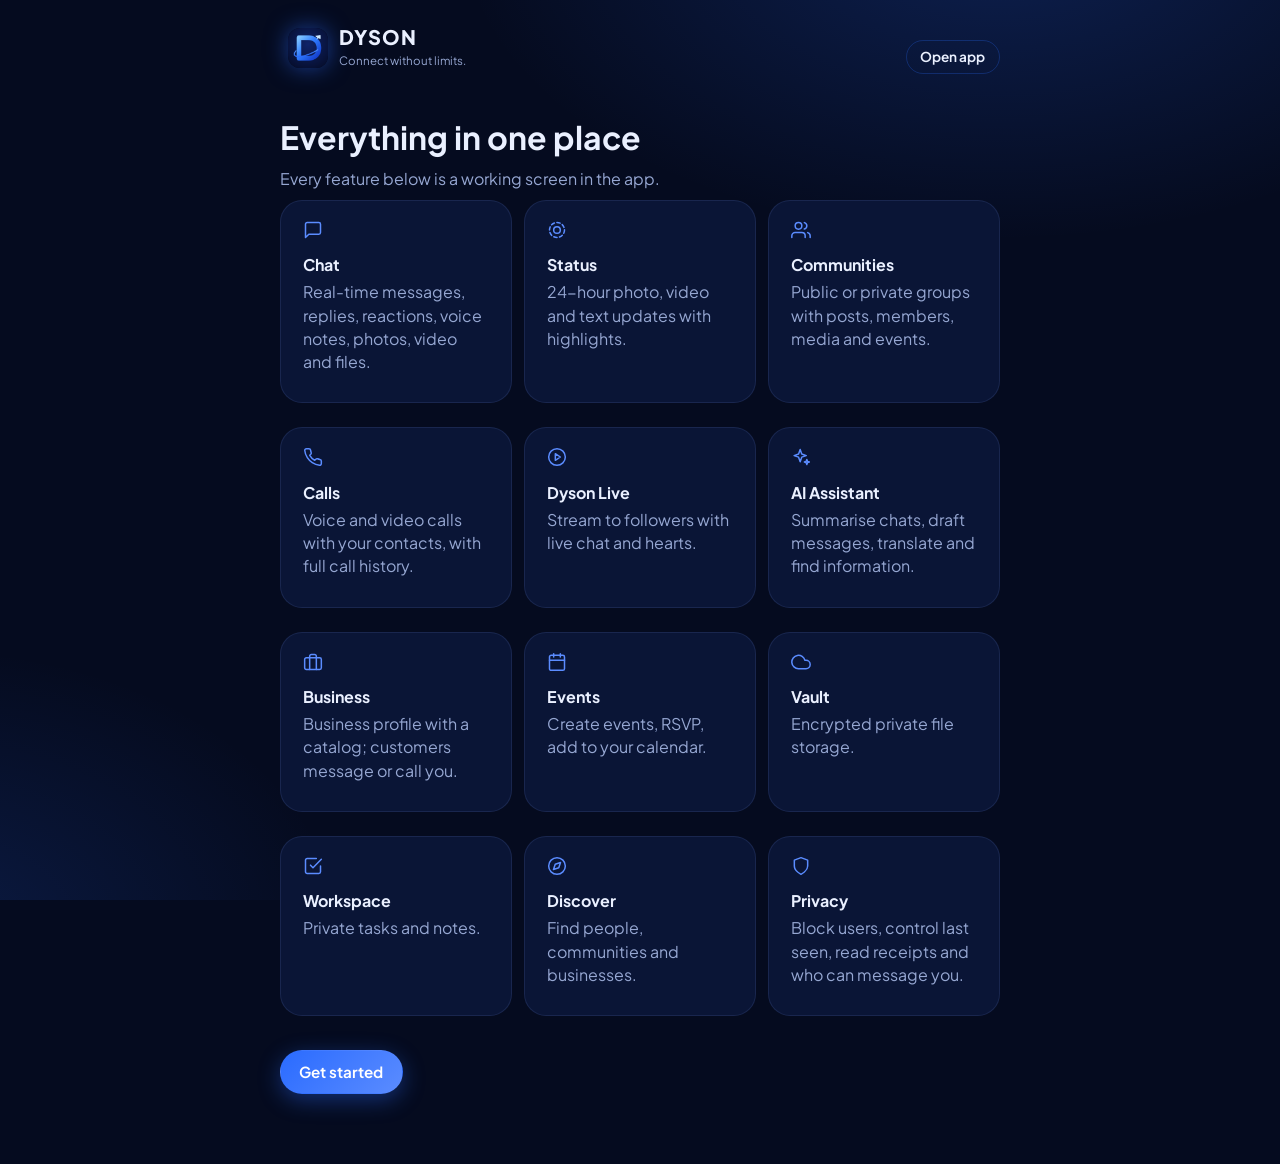
<file: features.html>
<!DOCTYPE html>
<html lang="en" data-theme="dark"><head><meta charset="utf-8"><meta name="viewport" content="width=device-width,initial-scale=1,viewport-fit=cover">
<title>Features · DYSON</title><meta name="theme-color" content="#050b1f"><link rel="icon" href="icon.png"><link rel="manifest" href="manifest.webmanifest">
<link rel="preconnect" href="https://fonts.googleapis.com"><link rel="preconnect" href="https://fonts.gstatic.com" crossorigin>
<link rel="stylesheet" href="https://fonts.googleapis.com/css2?family=Plus+Jakarta+Sans:wght@400;500;600;700;800&display=swap">
<link rel="stylesheet" href="style.css"><link rel="stylesheet" href="views.css">
<style>.doc{max-width:760px;margin:0 auto;padding:20px 20px 60px}.doc header{display:flex;align-items:center;justify-content:space-between;padding:6px 0 26px}.doc h1{font-size:2rem;margin-bottom:6px}.doc h2{font-size:1.15rem;margin:26px 0 8px;color:var(--primary-2)}.doc p,.doc li{color:var(--muted);margin:0 0 10px}.doc ul{padding-left:1.2rem}.doc .card{padding:1.2rem 1.4rem;border-radius:var(--r-l);background:var(--surface);border:1px solid var(--line-2);margin-bottom:12px}.doc details{padding:.2rem 1rem;border-radius:var(--r-m);background:var(--surface);border:1px solid var(--line-2);margin-bottom:8px}.doc summary{cursor:pointer;padding:.8rem 0;font-weight:650}.doc .grid{display:grid;grid-template-columns:repeat(auto-fill,minmax(220px,1fr));gap:12px}.doc .grid .card h3{font-size:1rem;margin-bottom:4px;color:var(--text)}.center-pg{min-height:100dvh;display:grid;place-content:center;justify-items:center;text-align:center;gap:12px;padding:20px}</style>
</head><body><div class="doc"><header><a class="brand" href="index.html"><img src="icon.png" alt="" width="40" height="40"><span><b>DYSON</b><small>Connect without limits.</small></span></a><a class="btn btn-sm btn-outline btn-pill" href="app.html">Open app</a></header>
<h1>Everything in one place</h1><p>Every feature below is a working screen in the app.</p><div class="grid"><div class="card"><svg class="ic" style="color:var(--primary-2);margin-bottom:8px"><use href="icons.svg#i-chat"/></svg><h3>Chat</h3><p>Real-time messages, replies, reactions, voice notes, photos, video and files.</p></div><div class="card"><svg class="ic" style="color:var(--primary-2);margin-bottom:8px"><use href="icons.svg#i-status"/></svg><h3>Status</h3><p>24-hour photo, video and text updates with highlights.</p></div><div class="card"><svg class="ic" style="color:var(--primary-2);margin-bottom:8px"><use href="icons.svg#i-users"/></svg><h3>Communities</h3><p>Public or private groups with posts, members, media and events.</p></div><div class="card"><svg class="ic" style="color:var(--primary-2);margin-bottom:8px"><use href="icons.svg#i-phone"/></svg><h3>Calls</h3><p>Voice and video calls with your contacts, with full call history.</p></div><div class="card"><svg class="ic" style="color:var(--primary-2);margin-bottom:8px"><use href="icons.svg#i-live"/></svg><h3>Dyson Live</h3><p>Stream to followers with live chat and hearts.</p></div><div class="card"><svg class="ic" style="color:var(--primary-2);margin-bottom:8px"><use href="icons.svg#i-spark"/></svg><h3>AI Assistant</h3><p>Summarise chats, draft messages, translate and find information.</p></div><div class="card"><svg class="ic" style="color:var(--primary-2);margin-bottom:8px"><use href="icons.svg#i-briefcase"/></svg><h3>Business</h3><p>Business profile with a catalog; customers message or call you.</p></div><div class="card"><svg class="ic" style="color:var(--primary-2);margin-bottom:8px"><use href="icons.svg#i-calendar"/></svg><h3>Events</h3><p>Create events, RSVP, add to your calendar.</p></div><div class="card"><svg class="ic" style="color:var(--primary-2);margin-bottom:8px"><use href="icons.svg#i-cloud"/></svg><h3>Vault</h3><p>Encrypted private file storage.</p></div><div class="card"><svg class="ic" style="color:var(--primary-2);margin-bottom:8px"><use href="icons.svg#i-check-square"/></svg><h3>Workspace</h3><p>Private tasks and notes.</p></div><div class="card"><svg class="ic" style="color:var(--primary-2);margin-bottom:8px"><use href="icons.svg#i-compass"/></svg><h3>Discover</h3><p>Find people, communities and businesses.</p></div><div class="card"><svg class="ic" style="color:var(--primary-2);margin-bottom:8px"><use href="icons.svg#i-shield"/></svg><h3>Privacy</h3><p>Block users, control last seen, read receipts and who can message you.</p></div></div><p style="margin-top:22px"><a class="btn btn-primary btn-pill" href="start.html?mode=signup">Get started</a></p></div></body></html>
</file>
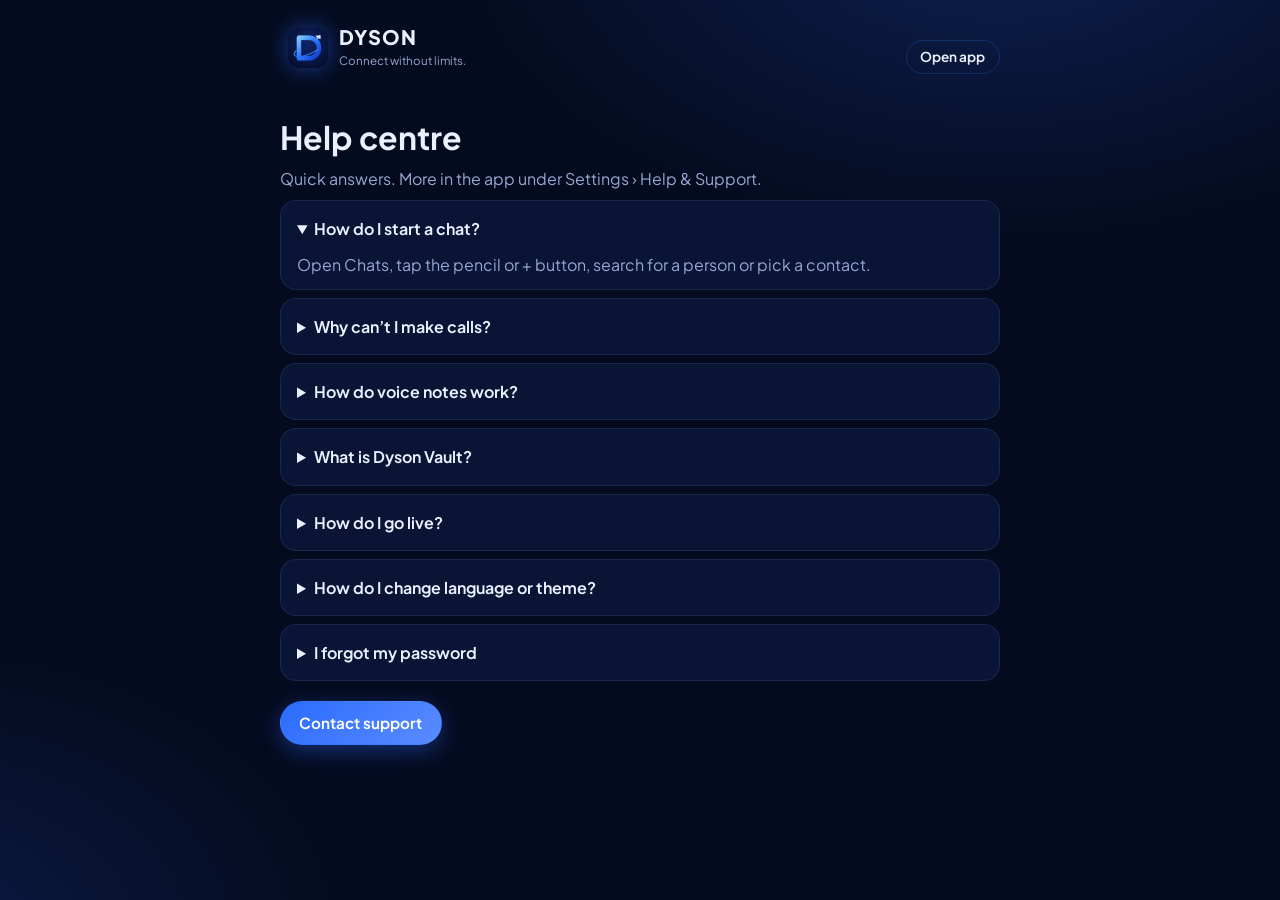
<file: help.html>
<!DOCTYPE html>
<html lang="en" data-theme="dark"><head><meta charset="utf-8"><meta name="viewport" content="width=device-width,initial-scale=1,viewport-fit=cover">
<title>Help · DYSON</title><meta name="theme-color" content="#050b1f"><link rel="icon" href="icon.png"><link rel="manifest" href="manifest.webmanifest">
<link rel="preconnect" href="https://fonts.googleapis.com"><link rel="preconnect" href="https://fonts.gstatic.com" crossorigin>
<link rel="stylesheet" href="https://fonts.googleapis.com/css2?family=Plus+Jakarta+Sans:wght@400;500;600;700;800&display=swap">
<link rel="stylesheet" href="style.css"><link rel="stylesheet" href="views.css">
<style>.doc{max-width:760px;margin:0 auto;padding:20px 20px 60px}.doc header{display:flex;align-items:center;justify-content:space-between;padding:6px 0 26px}.doc h1{font-size:2rem;margin-bottom:6px}.doc h2{font-size:1.15rem;margin:26px 0 8px;color:var(--primary-2)}.doc p,.doc li{color:var(--muted);margin:0 0 10px}.doc ul{padding-left:1.2rem}.doc .card{padding:1.2rem 1.4rem;border-radius:var(--r-l);background:var(--surface);border:1px solid var(--line-2);margin-bottom:12px}.doc details{padding:.2rem 1rem;border-radius:var(--r-m);background:var(--surface);border:1px solid var(--line-2);margin-bottom:8px}.doc summary{cursor:pointer;padding:.8rem 0;font-weight:650}.doc .grid{display:grid;grid-template-columns:repeat(auto-fill,minmax(220px,1fr));gap:12px}.doc .grid .card h3{font-size:1rem;margin-bottom:4px;color:var(--text)}.center-pg{min-height:100dvh;display:grid;place-content:center;justify-items:center;text-align:center;gap:12px;padding:20px}</style>
</head><body><div class="doc"><header><a class="brand" href="index.html"><img src="icon.png" alt="" width="40" height="40"><span><b>DYSON</b><small>Connect without limits.</small></span></a><a class="btn btn-sm btn-outline btn-pill" href="app.html">Open app</a></header>
<h1>Help centre</h1><p>Quick answers. More in the app under Settings › Help &amp; Support.</p>
<details open><summary>How do I start a chat?</summary><p>Open Chats, tap the pencil or + button, search for a person or pick a contact.</p></details>
<details><summary>Why can’t I make calls?</summary><p>Allow camera and microphone access, use HTTPS, and make sure the other person has Dyson open. On strict mobile networks a TURN server may be needed.</p></details>
<details><summary>How do voice notes work?</summary><p>In a chat, tap the microphone, speak, then tap send. Tap the bin to cancel.</p></details>
<details><summary>What is Dyson Vault?</summary><p>A private file space. Files are encrypted in your browser with your passphrase before upload. Keep the passphrase safe — it cannot be recovered.</p></details>
<details><summary>How do I go live?</summary><p>Open Dyson Live, tap Go live, give it a title. Followers are notified. Works best for small audiences.</p></details>
<details><summary>How do I change language or theme?</summary><p>Settings › Language and Settings › Appearance.</p></details>
<details><summary>I forgot my password</summary><p>On the sign-in page choose “Forgot password?” and follow the emailed link.</p></details>
<p style="margin-top:20px"><a class="btn btn-primary btn-pill" href="app.html#settings/help">Contact support</a></p></div></body></html>
</file>
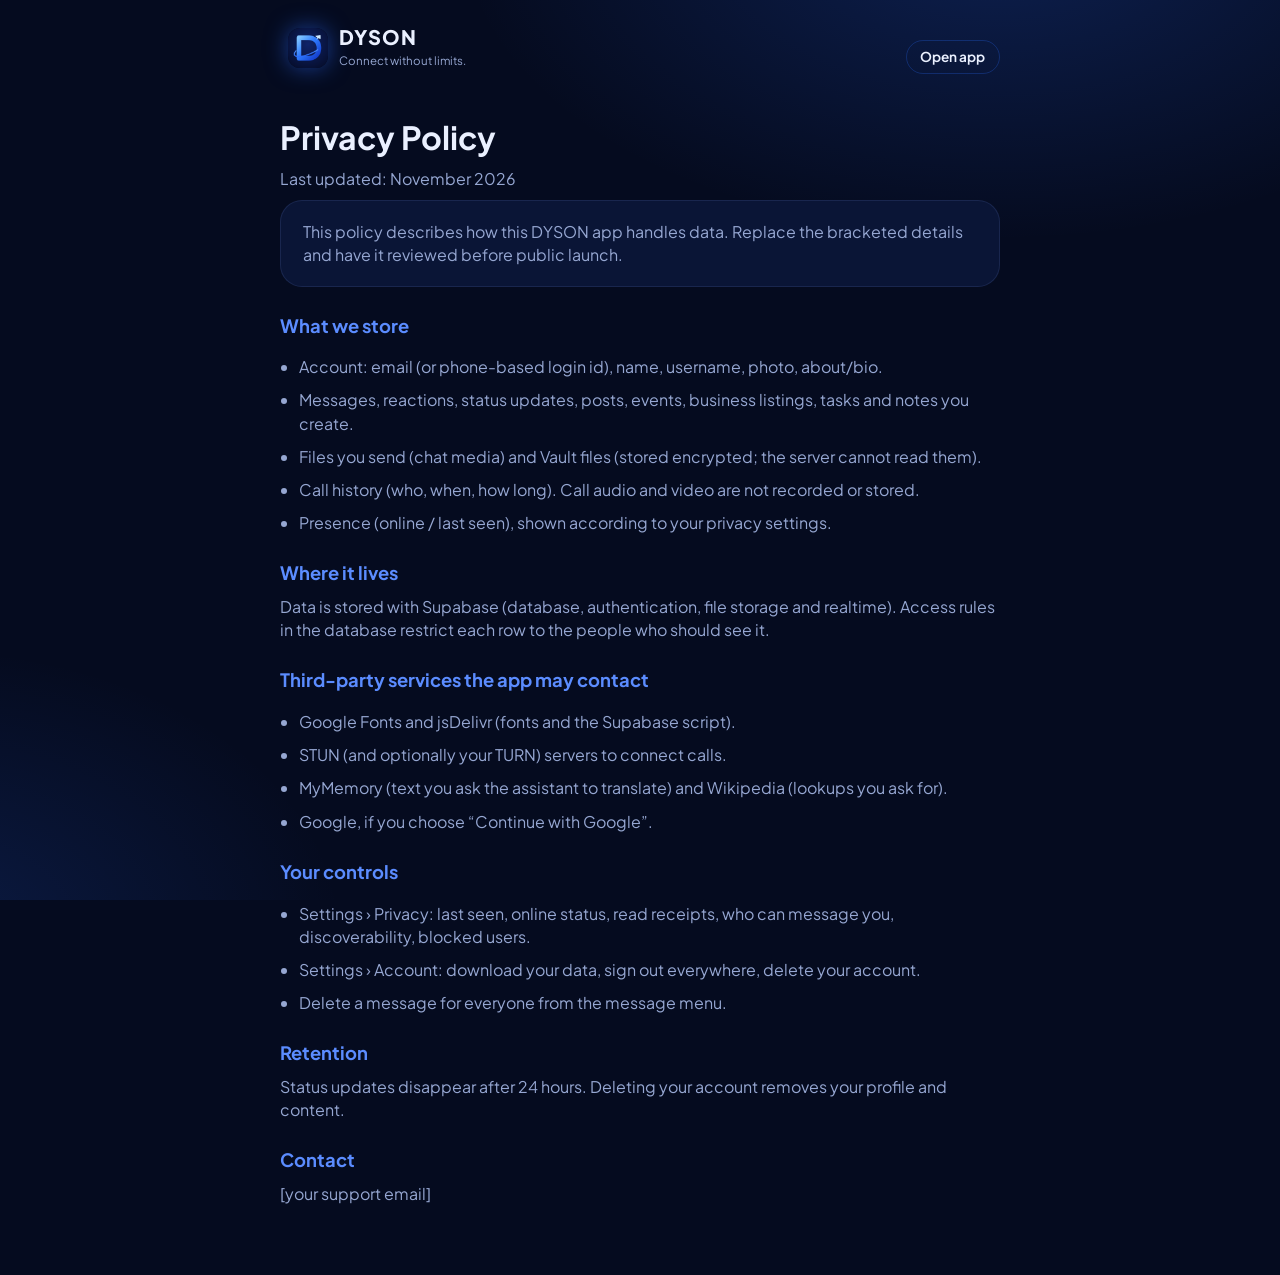
<file: privacy.html>
<!DOCTYPE html>
<html lang="en" data-theme="dark"><head><meta charset="utf-8"><meta name="viewport" content="width=device-width,initial-scale=1,viewport-fit=cover">
<title>Privacy Policy · DYSON</title><meta name="theme-color" content="#050b1f"><link rel="icon" href="icon.png"><link rel="manifest" href="manifest.webmanifest">
<link rel="preconnect" href="https://fonts.googleapis.com"><link rel="preconnect" href="https://fonts.gstatic.com" crossorigin>
<link rel="stylesheet" href="https://fonts.googleapis.com/css2?family=Plus+Jakarta+Sans:wght@400;500;600;700;800&display=swap">
<link rel="stylesheet" href="style.css"><link rel="stylesheet" href="views.css">
<style>.doc{max-width:760px;margin:0 auto;padding:20px 20px 60px}.doc header{display:flex;align-items:center;justify-content:space-between;padding:6px 0 26px}.doc h1{font-size:2rem;margin-bottom:6px}.doc h2{font-size:1.15rem;margin:26px 0 8px;color:var(--primary-2)}.doc p,.doc li{color:var(--muted);margin:0 0 10px}.doc ul{padding-left:1.2rem}.doc .card{padding:1.2rem 1.4rem;border-radius:var(--r-l);background:var(--surface);border:1px solid var(--line-2);margin-bottom:12px}.doc details{padding:.2rem 1rem;border-radius:var(--r-m);background:var(--surface);border:1px solid var(--line-2);margin-bottom:8px}.doc summary{cursor:pointer;padding:.8rem 0;font-weight:650}.doc .grid{display:grid;grid-template-columns:repeat(auto-fill,minmax(220px,1fr));gap:12px}.doc .grid .card h3{font-size:1rem;margin-bottom:4px;color:var(--text)}.center-pg{min-height:100dvh;display:grid;place-content:center;justify-items:center;text-align:center;gap:12px;padding:20px}</style>
</head><body><div class="doc"><header><a class="brand" href="index.html"><img src="icon.png" alt="" width="40" height="40"><span><b>DYSON</b><small>Connect without limits.</small></span></a><a class="btn btn-sm btn-outline btn-pill" href="app.html">Open app</a></header>
<h1>Privacy Policy</h1><p>Last updated: November 2026</p>
<p class="card">This policy describes how this DYSON app handles data. Replace the bracketed details and have it reviewed before public launch.</p>
<h2>What we store</h2><ul><li>Account: email (or phone-based login id), name, username, photo, about/bio.</li><li>Messages, reactions, status updates, posts, events, business listings, tasks and notes you create.</li><li>Files you send (chat media) and Vault files (stored encrypted; the server cannot read them).</li><li>Call history (who, when, how long). Call audio and video are not recorded or stored.</li><li>Presence (online / last seen), shown according to your privacy settings.</li></ul>
<h2>Where it lives</h2><p>Data is stored with Supabase (database, authentication, file storage and realtime). Access rules in the database restrict each row to the people who should see it.</p>
<h2>Third-party services the app may contact</h2><ul><li>Google Fonts and jsDelivr (fonts and the Supabase script).</li><li>STUN (and optionally your TURN) servers to connect calls.</li><li>MyMemory (text you ask the assistant to translate) and Wikipedia (lookups you ask for).</li><li>Google, if you choose “Continue with Google”.</li></ul>
<h2>Your controls</h2><ul><li>Settings › Privacy: last seen, online status, read receipts, who can message you, discoverability, blocked users.</li><li>Settings › Account: download your data, sign out everywhere, delete your account.</li><li>Delete a message for everyone from the message menu.</li></ul>
<h2>Retention</h2><p>Status updates disappear after 24 hours. Deleting your account removes your profile and content.</p>
<h2>Contact</h2><p>[your support email]</p></div></body></html>
</file>
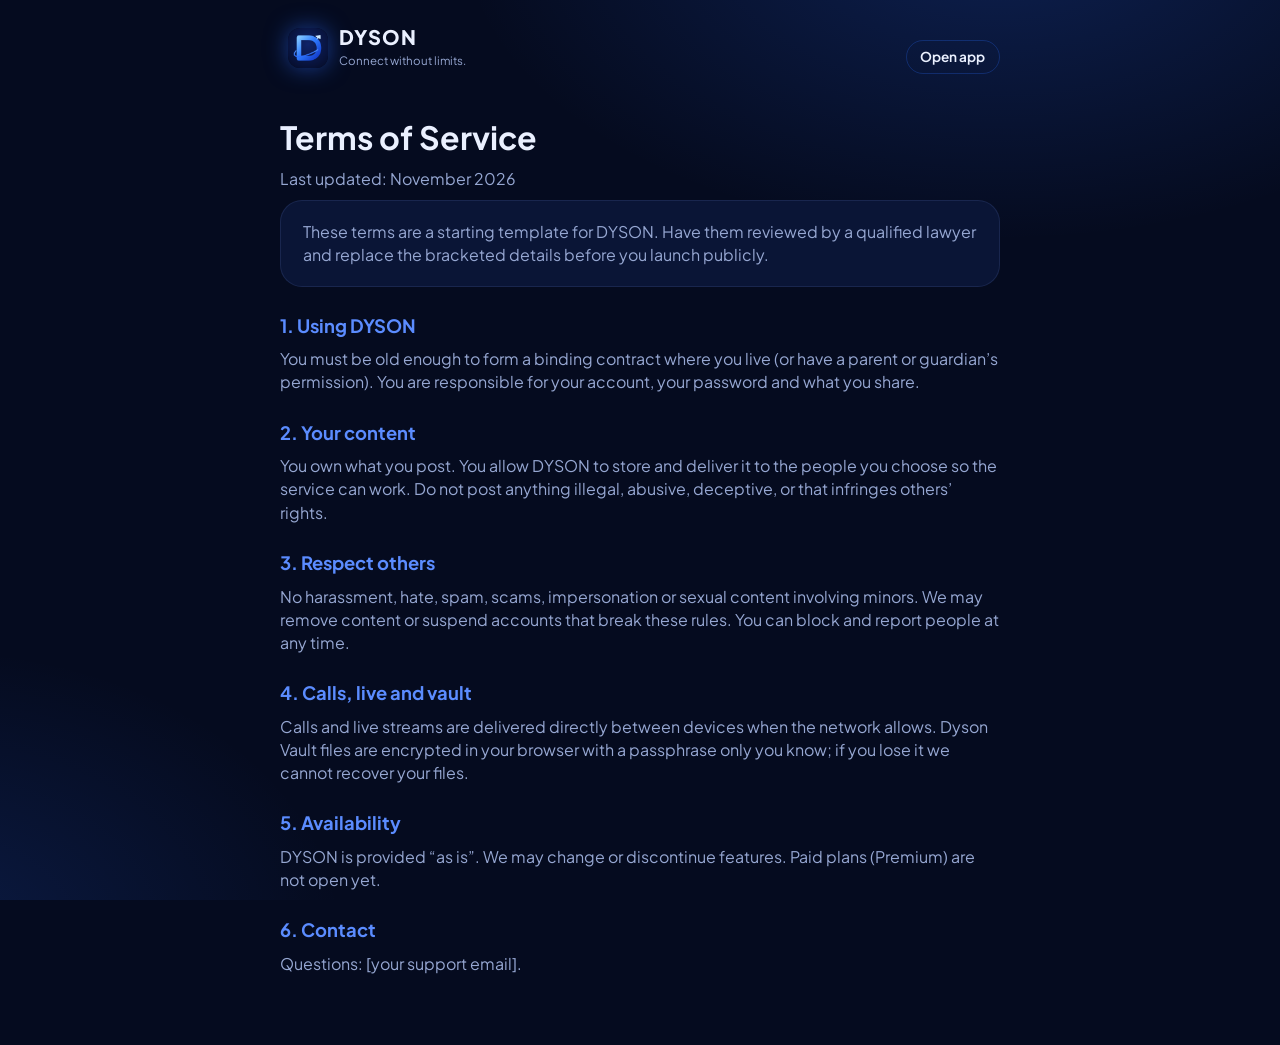
<file: terms.html>
<!DOCTYPE html>
<html lang="en" data-theme="dark"><head><meta charset="utf-8"><meta name="viewport" content="width=device-width,initial-scale=1,viewport-fit=cover">
<title>Terms of Service · DYSON</title><meta name="theme-color" content="#050b1f"><link rel="icon" href="icon.png"><link rel="manifest" href="manifest.webmanifest">
<link rel="preconnect" href="https://fonts.googleapis.com"><link rel="preconnect" href="https://fonts.gstatic.com" crossorigin>
<link rel="stylesheet" href="https://fonts.googleapis.com/css2?family=Plus+Jakarta+Sans:wght@400;500;600;700;800&display=swap">
<link rel="stylesheet" href="style.css"><link rel="stylesheet" href="views.css">
<style>.doc{max-width:760px;margin:0 auto;padding:20px 20px 60px}.doc header{display:flex;align-items:center;justify-content:space-between;padding:6px 0 26px}.doc h1{font-size:2rem;margin-bottom:6px}.doc h2{font-size:1.15rem;margin:26px 0 8px;color:var(--primary-2)}.doc p,.doc li{color:var(--muted);margin:0 0 10px}.doc ul{padding-left:1.2rem}.doc .card{padding:1.2rem 1.4rem;border-radius:var(--r-l);background:var(--surface);border:1px solid var(--line-2);margin-bottom:12px}.doc details{padding:.2rem 1rem;border-radius:var(--r-m);background:var(--surface);border:1px solid var(--line-2);margin-bottom:8px}.doc summary{cursor:pointer;padding:.8rem 0;font-weight:650}.doc .grid{display:grid;grid-template-columns:repeat(auto-fill,minmax(220px,1fr));gap:12px}.doc .grid .card h3{font-size:1rem;margin-bottom:4px;color:var(--text)}.center-pg{min-height:100dvh;display:grid;place-content:center;justify-items:center;text-align:center;gap:12px;padding:20px}</style>
</head><body><div class="doc"><header><a class="brand" href="index.html"><img src="icon.png" alt="" width="40" height="40"><span><b>DYSON</b><small>Connect without limits.</small></span></a><a class="btn btn-sm btn-outline btn-pill" href="app.html">Open app</a></header>
<h1>Terms of Service</h1><p>Last updated: November 2026</p>
<p class="card">These terms are a starting template for DYSON. Have them reviewed by a qualified lawyer and replace the bracketed details before you launch publicly.</p>
<h2>1. Using DYSON</h2><p>You must be old enough to form a binding contract where you live (or have a parent or guardian’s permission). You are responsible for your account, your password and what you share.</p>
<h2>2. Your content</h2><p>You own what you post. You allow DYSON to store and deliver it to the people you choose so the service can work. Do not post anything illegal, abusive, deceptive, or that infringes others’ rights.</p>
<h2>3. Respect others</h2><p>No harassment, hate, spam, scams, impersonation or sexual content involving minors. We may remove content or suspend accounts that break these rules. You can block and report people at any time.</p>
<h2>4. Calls, live and vault</h2><p>Calls and live streams are delivered directly between devices when the network allows. Dyson Vault files are encrypted in your browser with a passphrase only you know; if you lose it we cannot recover your files.</p>
<h2>5. Availability</h2><p>DYSON is provided “as is”. We may change or discontinue features. Paid plans (Premium) are not open yet.</p>
<h2>6. Contact</h2><p>Questions: [your support email].</p></div></body></html>
</file>
<file: style.css>
/* =============================================================================
   DYSON — design system
   Deep-navy surfaces, electric-blue light, thin glowing edges.  Dark by default,
   full light theme, 7 accents.  Layout: nav | list | stage | info  (desktop),
   single column + bottom tab bar (mobile).
   ========================================================================== */

:root {
  --font: 'Plus Jakarta Sans', 'Inter', system-ui, -apple-system, 'Segoe UI', Roboto, sans-serif;
  --fs: 16px;
  --r-s: 10px; --r-m: 16px; --r-l: 22px; --r-xl: 28px;
  --ease: cubic-bezier(.2, .8, .2, 1);
  --safe-t: env(safe-area-inset-top, 0px); --safe-b: env(safe-area-inset-bottom, 0px);
  --primary: #2a6bff; --primary-2: #5b8cff; --primary-rgb: 42, 107, 255;
  --danger: #ff5a6a; --ok: #25d884; --warn: #ffb020;
  --grad-ai: linear-gradient(135deg, #1fb8ff, #5b5bff 55%, #b04bff);
}
:root[data-font='s'] { --fs: 15px; }
:root[data-font='l'] { --fs: 17.5px; }
:root[data-accent='violet'] { --primary: #7a5cff; --primary-2: #a08bff; --primary-rgb: 122, 92, 255; }
:root[data-accent='cyan'] { --primary: #0ea5d9; --primary-2: #4cc9f0; --primary-rgb: 14, 165, 217; }
:root[data-accent='emerald'] { --primary: #10a878; --primary-2: #3ddc9f; --primary-rgb: 16, 168, 120; }
:root[data-accent='sunset'] { --primary: #ff6a2b; --primary-2: #ff9a62; --primary-rgb: 255, 106, 43; }
:root[data-accent='rose'] { --primary: #f0397d; --primary-2: #ff74a8; --primary-rgb: 240, 57, 125; }
:root[data-accent='gold'] { --primary: #e6a210; --primary-2: #ffcb4d; --primary-rgb: 230, 162, 16; }

:root, :root[data-theme='dark'] {
  color-scheme: dark;
  --bg: #050b1f; --bg-2: #07112c; --surface: #0a1536; --surface-2: #0e1c46; --elev: #132658;
  --line: rgba(var(--primary-rgb), .26); --line-2: rgba(130, 165, 255, .12);
  --text: #eaf0ff; --muted: #96a7d2; --faint: #6c7ea9;
  --bubble-in: #0f1f4b; --bubble-out: linear-gradient(135deg, var(--primary), var(--primary-2));
  --glow: 0 0 0 1px var(--line), 0 8px 30px rgba(var(--primary-rgb), .14);
  --glow-strong: 0 0 0 1px rgba(var(--primary-rgb), .55), 0 0 28px rgba(var(--primary-rgb), .35);
  --shadow: 0 18px 50px rgba(0, 0, 0, .5);
  --bg-art: radial-gradient(900px 520px at 78% -8%, rgba(var(--primary-rgb), .22), transparent 60%), radial-gradient(700px 480px at -6% 104%, rgba(var(--primary-rgb), .16), transparent 60%);
}
:root[data-theme='light'] {
  color-scheme: light;
  --bg: #eef3ff; --bg-2: #e6edff; --surface: #ffffff; --surface-2: #f3f6ff; --elev: #e8eeff;
  --line: rgba(var(--primary-rgb), .24); --line-2: rgba(20, 50, 130, .1);
  --text: #0b1840; --muted: #55678f; --faint: #8493b5;
  --bubble-in: #ffffff; --bubble-out: linear-gradient(135deg, var(--primary), var(--primary-2));
  --glow: 0 0 0 1px var(--line), 0 8px 26px rgba(var(--primary-rgb), .1);
  --glow-strong: 0 0 0 1px rgba(var(--primary-rgb), .5), 0 0 22px rgba(var(--primary-rgb), .22);
  --shadow: 0 18px 44px rgba(20, 40, 110, .18);
  --bg-art: radial-gradient(900px 520px at 80% -10%, rgba(var(--primary-rgb), .14), transparent 60%);
}

*, *::before, *::after { box-sizing: border-box; }
html { overflow-x: hidden; font-size: var(--fs); -webkit-text-size-adjust: 100%; height: 100%; }
body { margin: 0; min-height: 100%; font-family: var(--font); color: var(--text); background: var(--bg); background-image: var(--bg-art); background-attachment: fixed; line-height: 1.45; -webkit-font-smoothing: antialiased; overscroll-behavior: none; }
h1, h2, h3, h4, p { margin: 0; }
a { color: var(--primary-2); text-decoration: none; }
a:hover { text-decoration: underline; }
button { font: inherit; color: inherit; cursor: pointer; border: 0; background: none; padding: 0; -webkit-tap-highlight-color: transparent; }
input, textarea, select { font: inherit; color: inherit; }
img, video { max-width: 100%; display: block; }
[hidden] { display: none !important; }
:focus-visible { outline: 2px solid var(--primary-2); outline-offset: 2px; border-radius: 8px; }
.sr { position: absolute; width: 1px; height: 1px; overflow: hidden; clip: rect(0 0 0 0); white-space: nowrap; }
.muted { color: var(--muted); } .hint { color: var(--muted); font-size: .84rem; }
.ic { width: 1.25rem; height: 1.25rem; fill: none; stroke: currentColor; stroke-width: 1.8; stroke-linecap: round; stroke-linejoin: round; flex: none; }
.ic.sm { width: 1rem; height: 1rem; } .ic.lg { width: 1.6rem; height: 1.6rem; } .ic.xl { width: 2.6rem; height: 2.6rem; stroke-width: 1.5; }
.cfg-banner { position: fixed; inset: 0 0 auto; z-index: 99999; background: var(--danger); color: #fff; text-align: center; padding: 10px; font-weight: 700; }
@media (prefers-reduced-motion: reduce) { *, *::before, *::after { animation-duration: .01ms !important; transition-duration: .01ms !important; } }

/* ---------- buttons & inputs ---------- */
.btn { display: inline-flex; align-items: center; justify-content: center; gap: .5rem; min-height: 2.75rem; padding: 0 1.15rem; border-radius: var(--r-m); background: var(--surface-2); border: 1px solid var(--line-2); font-weight: 650; font-size: .95rem; transition: transform .15s var(--ease), box-shadow .2s, background .2s, border-color .2s; white-space: nowrap; }
.btn:hover { border-color: var(--line); } .btn:active { transform: scale(.97); }
.btn:disabled { opacity: .55; pointer-events: none; }
.btn-primary { color: #fff; border-color: transparent; background: linear-gradient(135deg, var(--primary), var(--primary-2)); box-shadow: 0 6px 22px rgba(var(--primary-rgb), .38); }
.btn-primary:hover { box-shadow: 0 8px 30px rgba(var(--primary-rgb), .55); border-color: transparent; }
.btn-outline { background: transparent; border: 1px solid var(--line); color: var(--text); }
.btn-ghost { background: transparent; border-color: transparent; }
.btn-danger { background: rgba(255, 90, 106, .12); color: var(--danger); border-color: rgba(255, 90, 106, .35); }
.btn-pill { border-radius: 999px; } .btn-block { display: flex; width: 100%; } .btn-sm { min-height: 2.1rem; padding: 0 .85rem; font-size: .85rem; }
.icon-btn { display: inline-grid; place-items: center; position: relative; width: 2.6rem; height: 2.6rem; border-radius: 50%; color: var(--muted); transition: background .15s, color .15s, transform .15s; flex: none; }
.icon-btn:hover { background: rgba(var(--primary-rgb), .14); color: var(--text); } .icon-btn:active { transform: scale(.92); }
.icon-btn.on { color: var(--primary-2); background: rgba(var(--primary-rgb), .16); }
.icon-btn.ring { border: 1px solid var(--line); background: var(--surface); color: var(--primary-2); }
.icon-btn .dot-badge { position: absolute; top: 2px; right: 2px; }
.dot-badge { min-width: 1.15rem; height: 1.15rem; padding: 0 .3rem; border-radius: 999px; background: var(--danger); color: #fff; font-size: .68rem; font-weight: 800; display: inline-grid; place-items: center; box-shadow: 0 0 0 2px var(--bg); }
.input, .select { width: 100%; min-height: 2.9rem; padding: .65rem 1rem; border-radius: var(--r-m); background: var(--surface-2); border: 1px solid var(--line-2); outline: none; transition: border-color .15s, box-shadow .15s; }
textarea.input { resize: vertical; min-height: 5rem; line-height: 1.5; }
.input:focus, .select:focus { border-color: var(--primary); box-shadow: 0 0 0 3px rgba(var(--primary-rgb), .22); }
.input::placeholder { color: var(--faint); }
.input-ic { position: relative; } .input-ic > .ic { position: absolute; left: .95rem; top: 50%; transform: translateY(-50%); color: var(--faint); pointer-events: none; } .input-ic > .input { padding-left: 2.75rem; }
.input-ic > .eye { position: absolute; right: .4rem; top: 50%; transform: translateY(-50%); pointer-events: auto; width: 2.2rem; height: 2.2rem; }
.lbl { display: block; font-size: .82rem; font-weight: 650; color: var(--muted); margin-bottom: .35rem; }
.field { margin-bottom: .95rem; } .field small { display: block; margin-top: .3rem; }
.form-msg { padding: .7rem .9rem; border-radius: var(--r-s); font-size: .9rem; margin-bottom: .8rem; }
.form-msg.error { background: rgba(255, 90, 106, .12); color: #ff8a96; border: 1px solid rgba(255, 90, 106, .3); }
.form-msg.success { background: rgba(37, 216, 132, .12); color: var(--ok); border: 1px solid rgba(37, 216, 132, .3); }
.form-msg.info { background: rgba(var(--primary-rgb), .12); color: var(--primary-2); border: 1px solid var(--line); }
.check { display: flex; align-items: center; gap: .55rem; font-size: .9rem; cursor: pointer; }
.check input { accent-color: var(--primary); width: 1.05rem; height: 1.05rem; }
.chip { display: inline-flex; align-items: center; gap: .35rem; padding: .35rem .8rem; border-radius: 999px; background: var(--surface-2); border: 1px solid var(--line-2); font-size: .82rem; font-weight: 650; }
.chip.on, button.chip:hover { background: rgba(var(--primary-rgb), .18); border-color: var(--primary); color: var(--primary-2); }
.chips { display: flex; gap: .5rem; overflow-x: auto; scrollbar-width: none; padding: 2px; } .chips::-webkit-scrollbar { display: none; }
.tag { padding: .12rem .5rem; border-radius: 6px; font-size: .68rem; font-weight: 800; background: rgba(var(--primary-rgb), .2); color: var(--primary-2); }
.badge { min-width: 1.35rem; height: 1.35rem; padding: 0 .4rem; border-radius: 999px; background: var(--primary); color: #fff; font-size: .74rem; font-weight: 800; display: inline-grid; place-items: center; box-shadow: 0 0 14px rgba(var(--primary-rgb), .55); }
.badge.muted-b { background: var(--elev); color: var(--muted); box-shadow: none; }
.vbadge { display: inline-grid; place-items: center; width: 1.05rem; height: 1.05rem; border-radius: 50%; background: var(--primary); color: #fff; margin-left: .3rem; vertical-align: -2px; }
.vbadge .ic { width: .7rem; height: .7rem; stroke-width: 3; }
.spinner { width: 1.4rem; height: 1.4rem; border-radius: 50%; border: 2.5px solid rgba(var(--primary-rgb), .25); border-top-color: var(--primary-2); animation: spin .7s linear infinite; display: inline-block; vertical-align: middle; }
.spinner.sm { width: 1rem; height: 1rem; border-width: 2px; } @keyframes spin { to { transform: rotate(360deg); } }
.loading { display: grid; place-items: center; padding: 2.5rem; }

/* switch + segmented */
.sw { position: relative; display: inline-block; width: 2.9rem; height: 1.7rem; flex: none; }
.sw-in { position: absolute; inset: 0; opacity: 0; margin: 0; cursor: pointer; z-index: 2; width: 100%; height: 100%; }
.sw-ui { position: absolute; inset: 0; border-radius: 999px; background: var(--elev); border: 1px solid var(--line-2); transition: .2s; }
.sw-ui::after { content: ''; position: absolute; top: 3px; left: 3px; width: 1.2rem; height: 1.2rem; border-radius: 50%; background: #fff; transition: .22s var(--ease); box-shadow: 0 2px 6px rgba(0, 0, 0, .35); }
.sw-in:checked + .sw-ui { background: linear-gradient(135deg, var(--primary), var(--primary-2)); border-color: transparent; box-shadow: 0 0 16px rgba(var(--primary-rgb), .5); }
.sw-in:checked + .sw-ui::after { transform: translateX(1.2rem); }
.sw-in:focus-visible + .sw-ui { outline: 2px solid var(--primary-2); outline-offset: 2px; }
.seg { display: inline-flex; padding: 4px; border-radius: 999px; background: var(--surface-2); border: 1px solid var(--line-2); gap: 2px; max-width: 100%; overflow-x: auto; }
.seg button { padding: .45rem 1rem; border-radius: 999px; font-weight: 650; font-size: .88rem; color: var(--muted); white-space: nowrap; }
.seg button[aria-selected='true'] { background: linear-gradient(135deg, var(--primary), var(--primary-2)); color: #fff; box-shadow: 0 4px 14px rgba(var(--primary-rgb), .4); }

/* avatars + story rings */
.avatar { position: relative; display: inline-grid; place-items: center; flex: none; width: 46px; height: 46px; border-radius: 50%; color: #fff; font-weight: 800; font-size: 1rem; overflow: visible; }
.avatar img { width: 100%; height: 100%; border-radius: 50%; object-fit: cover; }
.avatar.xs { width: 28px; height: 28px; font-size: .68rem; } .avatar.sm { width: 38px; height: 38px; font-size: .82rem; } .avatar.lg { width: 68px; height: 68px; font-size: 1.4rem; } .avatar.xl { width: 104px; height: 104px; font-size: 2rem; } .avatar.xxl { width: 124px; height: 124px; font-size: 2.4rem; }
.avatar.online::after { content: ''; position: absolute; right: 0; bottom: 0; width: 28%; height: 28%; min-width: 9px; min-height: 9px; border-radius: 50%; background: var(--ok); box-shadow: 0 0 0 2.5px var(--surface), 0 0 10px var(--ok); }
.avatar-ai { display: inline-grid; place-items: center; border-radius: 50%; background: var(--grad-ai); color: #fff; flex: none; box-shadow: 0 0 22px rgba(80, 120, 255, .55); }
.ring { display: inline-grid; place-items: center; padding: 3px; border-radius: 50%; background: conic-gradient(from 200deg, #2a6bff, #34d0ff, #7a5cff, #2a6bff); flex: none; box-shadow: 0 0 16px rgba(var(--primary-rgb), .45); }
.ring > .avatar { box-shadow: 0 0 0 3px var(--bg); }
.ring.seen { background: var(--line-2); box-shadow: none; }

/* ---------- toasts, modals, sheets, menus ---------- */
#toasts { position: fixed; z-index: 100000; left: 50%; transform: translateX(-50%); bottom: calc(86px + var(--safe-b)); display: grid; gap: 8px; width: min(92vw, 420px); pointer-events: none; }
.toast { pointer-events: auto; padding: .8rem 1.1rem; border-radius: var(--r-m); background: var(--elev); border: 1px solid var(--line); box-shadow: var(--shadow); font-weight: 600; font-size: .92rem; animation: rise .25s var(--ease); }
.toast.success { border-color: rgba(37, 216, 132, .5); } .toast.error { border-color: rgba(255, 90, 106, .6); color: #ffb0b8; }
@keyframes rise { from { transform: translateY(12px); opacity: 0; } }
@media (min-width: 900px) { #toasts { bottom: 26px; } }
.modal { position: fixed; inset: 0; z-index: 5000; display: grid; place-items: center; padding: 16px; background: rgba(2, 6, 20, .66); backdrop-filter: blur(6px); animation: fade .18s; }
@keyframes fade { from { opacity: 0; } }
.modal-card { width: min(100%, 460px); max-height: min(88vh, 760px); display: flex; flex-direction: column; background: var(--surface); border-radius: var(--r-xl); box-shadow: var(--glow), var(--shadow); animation: pop .22s var(--ease); overflow: hidden; }
.modal-card.wide { width: min(100%, 640px); }
@keyframes pop { from { transform: scale(.95) translateY(8px); opacity: 0; } }
.modal-card > header { display: flex; align-items: center; justify-content: space-between; gap: 8px; padding: 1rem 1rem 0 1.4rem; }
.modal-card > header h2 { font-size: 1.15rem; }
.modal-card > .body { padding: 1rem 1.4rem 1.2rem; overflow-y: auto; }
.modal-card > footer { display: flex; gap: .6rem; justify-content: flex-end; padding: .2rem 1.4rem 1.3rem; } .modal-card > footer .btn { flex: 1; max-width: 200px; }
.sheet { position: fixed; inset: 0; z-index: 5000; display: flex; align-items: flex-end; justify-content: center; background: rgba(2, 6, 20, .6); backdrop-filter: blur(4px); animation: fade .18s; }
.sheet-card { width: min(100%, 560px); max-height: 86vh; overflow-y: auto; background: var(--surface); border-radius: var(--r-xl) var(--r-xl) 0 0; padding: .5rem 1.1rem calc(1.2rem + var(--safe-b)); box-shadow: var(--glow), var(--shadow); animation: slideup .26s var(--ease); }
@keyframes slideup { from { transform: translateY(40px); opacity: .4; } }
.sheet-grip { width: 42px; height: 4px; border-radius: 4px; background: var(--line); margin: .4rem auto .8rem; }
.sheet-title { text-align: center; font-size: 1.05rem; margin-bottom: .8rem; }
@media (min-width: 900px) { .sheet { align-items: center; } .sheet-card { border-radius: var(--r-xl); padding-bottom: 1.2rem; } }
.popmenu { position: fixed; z-index: 6000; min-width: 200px; padding: 6px; border-radius: var(--r-m); background: var(--elev); box-shadow: var(--glow), var(--shadow); animation: pop .14s var(--ease); }
.popmenu button { display: flex; align-items: center; gap: .7rem; width: 100%; padding: .6rem .8rem; border-radius: 10px; text-align: left; font-weight: 600; font-size: .92rem; }
.popmenu button:hover { background: rgba(var(--primary-rgb), .16); } .popmenu button.danger { color: var(--danger); }
.popmenu hr { border: 0; height: 1px; background: var(--line-2); margin: 4px 6px; }

/* ---------- empty state ---------- */
.empty { display: grid; justify-items: center; gap: .55rem; text-align: center; padding: 2.4rem 1.2rem; color: var(--muted); }
.empty strong { color: var(--text); font-size: 1.05rem; } .empty p { max-width: 30ch; font-size: .92rem; }
.empty-ic { width: 4.2rem; height: 4.2rem; border-radius: 50%; display: grid; place-items: center; background: rgba(var(--primary-rgb), .12); color: var(--primary-2); box-shadow: inset 0 0 0 1px var(--line); margin-bottom: .3rem; } .empty-ic .ic { width: 1.8rem; height: 1.8rem; }

/* =============================================================================
   APP SHELL
   ========================================================================== */
.app { height: 100dvh; display: grid; grid-template-columns: 256px 1fr; grid-template-rows: 66px 1fr; grid-template-areas: 'side top' 'side stage'; overflow: hidden; }
.app[data-layout='split'] { grid-template-columns: 256px 352px 1fr; grid-template-areas: 'side top top' 'side list stage'; }
.app[data-layout='split'][data-info='1'] { grid-template-columns: 256px 352px 1fr 330px; grid-template-areas: 'side top top top' 'side list stage info'; }
.side { grid-area: side; display: flex; flex-direction: column; min-height: 0; padding: 18px 14px 14px; background: linear-gradient(180deg, var(--bg-2), var(--bg)); border-right: 1px solid var(--line-2); }
.brand { display: flex; align-items: center; gap: .7rem; padding: 0 .5rem 18px; color: var(--text); }
.brand:hover { text-decoration: none; } .brand img { width: 40px; height: 40px; border-radius: 12px; box-shadow: 0 0 22px rgba(var(--primary-rgb), .5); }
.brand b { display: block; font-size: 1.25rem; letter-spacing: .06em; font-weight: 800; line-height: 1.05; } .brand small { color: var(--muted); font-size: .72rem; }
.navlist { flex: 1; overflow-y: auto; display: grid; align-content: start; gap: 2px; scrollbar-width: thin; padding-right: 2px; }
.nav-i { display: flex; align-items: center; gap: .85rem; padding: .56rem .85rem; border-radius: 14px; color: var(--muted); font-weight: 600; font-size: .95rem; position: relative; transition: background .15s, color .15s; text-align: left; }
.nav-i:hover { background: rgba(var(--primary-rgb), .1); color: var(--text); text-decoration: none; }
.nav-i.on { color: #fff; background: linear-gradient(135deg, rgba(var(--primary-rgb), .95), rgba(var(--primary-rgb), .6)); box-shadow: var(--glow-strong); }
.nav-i .ic { width: 1.3rem; height: 1.3rem; } .nav-i .badge { margin-left: auto; }
.nav-i .live-tag { margin-left: auto; padding: .1rem .5rem; border-radius: 6px; background: #ff2d55; color: #fff; font-size: .62rem; font-weight: 800; letter-spacing: .05em; }
.nav-sep { height: 1px; background: var(--line-2); margin: 8px 6px; }
.premium-card { display: flex; align-items: center; gap: .75rem; width: 100%; margin-top: 8px; padding: .65rem .8rem; border-radius: var(--r-m); background: linear-gradient(135deg, rgba(var(--primary-rgb), .3), rgba(var(--primary-rgb), .08)); box-shadow: var(--glow); text-align: left; }
.premium-card .crown { width: 2.4rem; height: 2.4rem; border-radius: 12px; display: grid; place-items: center; background: linear-gradient(135deg, #ffd25a, #f59e0b); color: #4a2f00; flex: none; }
.premium-card b { display: block; font-size: .88rem; line-height: 1.2; } .premium-card small { color: var(--muted); font-size: .74rem; } .premium-card > .ic { margin-left: auto; color: var(--primary-2); }

.topbar { grid-area: top; display: flex; align-items: center; gap: 14px; padding: 0 22px; border-bottom: 1px solid var(--line-2); background: color-mix(in srgb, var(--bg) 82%, transparent); backdrop-filter: blur(14px); z-index: 5; min-width: 0; }
.search-open { flex: 1; max-width: 640px; display: flex; align-items: center; gap: .7rem; min-height: 2.7rem; padding: 0 1rem; border-radius: 999px; background: var(--surface); border: 1px solid var(--line-2); color: var(--faint); text-align: left; transition: border-color .15s, box-shadow .15s; }
.search-open:hover { border-color: var(--line); box-shadow: var(--glow); } .search-open span { flex: 1; font-size: .92rem; } .search-open kbd { font: 600 .72rem var(--font); padding: .15rem .5rem; border-radius: 6px; background: var(--elev); color: var(--muted); }
.top-r { margin-left: auto; display: flex; align-items: center; gap: 6px; }
.me-btn { display: flex; align-items: center; gap: .4rem; padding: 4px 6px 4px 4px; border-radius: 999px; } .me-btn:hover { background: rgba(var(--primary-rgb), .12); }

.listpane { grid-area: list; display: flex; flex-direction: column; min-height: 0; border-right: 1px solid var(--line-2); background: color-mix(in srgb, var(--bg) 60%, transparent); }
.stage { grid-area: stage; min-width: 0; min-height: 0; overflow-y: auto; overflow-x: hidden; position: relative; scroll-behavior: smooth; }
.stage.fill { overflow: hidden; display: flex; flex-direction: column; }
.infopane { grid-area: info; display: none; min-height: 0; overflow-y: auto; border-left: 1px solid var(--line-2); background: color-mix(in srgb, var(--bg) 60%, transparent); }
.app[data-info='1'] .infopane { display: block; } .app[data-layout='page'] .listpane, .app[data-layout='page'] .infopane { display: none; }
.tabbar { display: none; }

.vhead { display: flex; align-items: center; gap: .7rem; padding: 18px 20px 12px; }
.vhead h1 { font-size: 1.55rem; font-weight: 800; letter-spacing: -.01em; } .vhead p { color: var(--muted); font-size: .88rem; }
.vhead .grow { flex: 1; min-width: 0; } .vhead .acts { display: flex; gap: 4px; align-items: center; }
.vhead .back { display: none; margin-left: -8px; }
.page { padding: 0 20px 28px; max-width: 1040px; margin: 0 auto; width: 100%; }
.page.narrow { max-width: 760px; }

/* mobile shell */
@media (max-width: 899px) {
  .app, .app[data-layout='split'], .app[data-layout='split'][data-info='1'] { grid-template-columns: minmax(0, 1fr); width: 100vw; max-width: 100%; grid-template-rows: 1fr auto; grid-template-areas: 'stage' 'tabs'; }
  .side, .topbar, .infopane { display: none !important; }
  .app[data-layout='split'] .listpane { grid-area: stage; border: 0; background: transparent; }
  .app[data-layout='split'] .stage { grid-area: stage; display: none; }
  .app[data-layout='split'][data-open='1'] .listpane { display: none; }
  .app[data-layout='split'][data-open='1'] .stage { display: flex; }
  .app[data-layout='split'][data-open='1'] .tabbar { display: none; }
  .tabbar { grid-area: tabs; display: grid; grid-template-columns: repeat(5, 1fr); padding: 6px 6px calc(6px + var(--safe-b)); background: color-mix(in srgb, var(--bg-2) 92%, transparent); backdrop-filter: blur(16px); border-top: 1px solid var(--line); position: relative; }
  .tb { display: grid; justify-items: center; gap: 3px; padding: 6px 0; font-size: .7rem; font-weight: 650; color: var(--faint); position: relative; border-radius: 12px; }
  .tb.on { color: var(--primary-2); } .tb.on::before { content: ''; position: absolute; top: -7px; left: 22%; right: 22%; height: 2px; border-radius: 2px; background: var(--primary-2); box-shadow: 0 0 12px var(--primary-2); }
  .tb .ic { width: 1.5rem; height: 1.5rem; } .tb .dot-badge { position: absolute; top: 0; left: calc(50% + 6px); }
  .vhead { padding-top: calc(18px + var(--safe-t)); } .vhead .back { display: inline-grid; }
  .vhead h1 { font-size: 1.7rem; }
  .page { padding: 0 16px 24px; }
}

/* =============================================================================
   CHAT LIST
   ========================================================================== */
.lp-head { display: flex; align-items: center; gap: .5rem; padding: 18px 18px 8px; } .lp-head h1 { font-size: 1.55rem; font-weight: 800; flex: 1; }
.lp-search { padding: 4px 16px 10px; }
.filters { display: flex; gap: .5rem; padding: 2px 16px 10px; overflow-x: auto; scrollbar-width: none; } .filters::-webkit-scrollbar { display: none; }
.filter { padding: .4rem .95rem; border-radius: 999px; background: var(--surface); border: 1px solid var(--line-2); font-weight: 650; font-size: .84rem; color: var(--muted); white-space: nowrap; }
.filter.on { background: linear-gradient(135deg, var(--primary), var(--primary-2)); color: #fff; border-color: transparent; box-shadow: 0 4px 16px rgba(var(--primary-rgb), .4); }
.filter b { font-weight: 800; margin-left: .25rem; }
.clist { flex: 1; overflow-y: auto; padding: 4px 10px 90px; scrollbar-width: thin; }
.conv { display: flex; align-items: center; gap: .85rem; width: 100%; padding: .72rem .8rem; border-radius: 18px; text-align: left; transition: background .15s; position: relative; }
.conv:hover { background: rgba(var(--primary-rgb), .09); }
.conv.on { background: linear-gradient(135deg, rgba(var(--primary-rgb), .95), rgba(var(--primary-rgb), .62)); box-shadow: var(--glow-strong); color: #fff; }
.conv.on .preview, .conv.on time { color: rgba(255, 255, 255, .85); } .conv.on .badge { background: #fff; color: var(--primary); box-shadow: none; }
.conv-body { flex: 1; min-width: 0; display: grid; gap: 2px; }
.conv-top, .conv-bot { display: flex; align-items: center; gap: .5rem; justify-content: space-between; min-width: 0; }
.conv-top b { font-size: .98rem; overflow: hidden; text-overflow: ellipsis; white-space: nowrap; font-weight: 700; }
.conv-top time { font-size: .75rem; color: var(--faint); flex: none; }
.preview { color: var(--muted); font-size: .86rem; overflow: hidden; text-overflow: ellipsis; white-space: nowrap; min-width: 0; }
.preview .ic { width: .95rem; height: .95rem; vertical-align: -2px; margin-right: 2px; }
.conv.unread .preview { color: var(--text); font-weight: 600; }
.fab { position: absolute; right: 18px; bottom: 18px; width: 3.5rem; height: 3.5rem; border-radius: 50%; display: grid; place-items: center; color: #fff; background: linear-gradient(135deg, var(--primary), var(--primary-2)); box-shadow: 0 10px 30px rgba(var(--primary-rgb), .55); z-index: 4; transition: transform .15s; }
.fab:hover { transform: translateY(-2px) scale(1.04); } .fab:active { transform: scale(.94); }
.listpane { position: relative; }
@media (max-width: 899px) { .fab { bottom: 16px; } }
.hits-h { display: block; padding: 12px 10px 6px; color: var(--faint); font-size: .76rem; font-weight: 800; letter-spacing: .04em; text-transform: uppercase; }

/* ---------- stories strip ---------- */
.stories { display: flex; gap: 14px; overflow-x: auto; padding: 4px 16px 12px; scrollbar-width: none; } .stories::-webkit-scrollbar { display: none; }
.story { display: grid; justify-items: center; gap: 6px; width: 66px; flex: none; font-size: .74rem; font-weight: 600; color: var(--muted); }
.story span.n { max-width: 66px; overflow: hidden; text-overflow: ellipsis; white-space: nowrap; }
.story .plus { position: absolute; right: -2px; bottom: -2px; width: 22px; height: 22px; border-radius: 50%; display: grid; place-items: center; background: var(--primary); color: #fff; box-shadow: 0 0 0 2.5px var(--bg); } .story .plus .ic { width: .8rem; height: .8rem; stroke-width: 3; }

/* =============================================================================
   CONVERSATION
   ========================================================================== */
.chat { display: flex; flex-direction: column; min-height: 0; height: 100%; flex: 1; position: relative; }
.chat-head { display: flex; align-items: center; gap: .7rem; padding: 12px 16px; border-bottom: 1px solid var(--line-2); background: color-mix(in srgb, var(--bg) 78%, transparent); backdrop-filter: blur(12px); z-index: 3; padding-top: calc(12px + var(--safe-t)); }
@media (min-width: 900px) { .chat-head { padding-top: 12px; } .chat-head .back { display: none; } }
.who { display: flex; align-items: center; gap: .75rem; min-width: 0; flex: 1; text-align: left; } .who > span { display: grid; min-width: 0; } .who b { font-size: 1.05rem; overflow: hidden; text-overflow: ellipsis; white-space: nowrap; } .who small { color: var(--ok); font-size: .8rem; font-weight: 600; } .who small.off { color: var(--muted); font-weight: 500; }
.chat-acts { display: flex; gap: 6px; } .chat-acts .icon-btn.ring { width: 2.7rem; height: 2.7rem; }
.msgs { flex: 1; overflow-y: auto; padding: 16px 18px 8px; display: flex; flex-direction: column; gap: 6px; scroll-behavior: smooth; scrollbar-width: thin; }
.app[data-wall='aurora'] .msgs { background: radial-gradient(500px 300px at 90% 0, rgba(var(--primary-rgb), .1), transparent), radial-gradient(500px 300px at 0 100%, rgba(var(--primary-rgb), .07), transparent); }
.app[data-wall='grid'] .msgs { background-image: linear-gradient(var(--line-2) 1px, transparent 1px), linear-gradient(90deg, var(--line-2) 1px, transparent 1px); background-size: 34px 34px; }
.app[data-wall='plain'] .msgs { background: none; }
.app[data-wall='dots'] .msgs { background-image: radial-gradient(var(--line) 1.2px, transparent 1.2px); background-size: 22px 22px; }
.day { align-self: center; margin: 10px 0 4px; padding: .22rem .8rem; border-radius: 999px; background: var(--surface); border: 1px solid var(--line-2); color: var(--muted); font-size: .74rem; font-weight: 650; }
.msg { display: flex; gap: .55rem; max-width: 100%; align-items: flex-end; } .msg.sent { justify-content: flex-end; }
.msg .avatar { margin-bottom: 2px; }
.bubble { position: relative; max-width: min(74%, 560px); padding: .55rem .85rem .4rem; border-radius: 20px; background: var(--bubble-in); border: 1px solid var(--line-2); word-wrap: break-word; overflow-wrap: anywhere; animation: pop .16s var(--ease); }
.msg.recv .bubble { border-bottom-left-radius: 6px; } .msg.sent .bubble { border-bottom-right-radius: 6px; background: var(--bubble-out); border-color: transparent; color: #fff; box-shadow: 0 6px 22px rgba(var(--primary-rgb), .3); }
.bubble p { white-space: pre-wrap; line-height: 1.42; } .bubble a { color: inherit; text-decoration: underline; }
.bubble .from { display: block; font-size: .76rem; font-weight: 800; margin-bottom: 2px; }
.bubble .meta { display: flex; align-items: center; justify-content: flex-end; gap: .3rem; margin-top: 2px; font-size: .68rem; opacity: .72; } .bubble .meta .ic { width: .95rem; height: .95rem; stroke-width: 2.4; } .bubble .meta .read { color: #7be0ff; opacity: 1; }
.bubble.media { padding: 4px; } .bubble.media .meta { padding: 0 .5rem .2rem; }
.bubble.media img, .bubble.media video { border-radius: 16px; max-height: 340px; width: 100%; object-fit: cover; cursor: zoom-in; }
.msg.sent .bubble.media { box-shadow: 0 0 0 1.5px rgba(255, 255, 255, .35), 0 0 26px rgba(var(--primary-rgb), .55); }
.bubble .cap { padding: .35rem .5rem 0; }
.bubble.deleted p { font-style: italic; opacity: .7; }
.quote { display: block; width: 100%; text-align: left; margin: 0 0 .4rem; padding: .35rem .6rem; border-left: 3px solid var(--primary-2); border-radius: 8px; background: rgba(0, 0, 0, .18); font-size: .82rem; } .quote b { display: block; font-size: .74rem; color: var(--primary-2); } .msg.sent .quote b { color: #bfe0ff; }
.quote span { display: block; overflow: hidden; text-overflow: ellipsis; white-space: nowrap; opacity: .85; }
.reacts { display: flex; flex-wrap: wrap; gap: 4px; margin-top: 4px; } .react { padding: .1rem .5rem; border-radius: 999px; background: rgba(0, 0, 0, .22); font-size: .8rem; border: 1px solid transparent; } .react.mine { border-color: var(--primary-2); background: rgba(var(--primary-rgb), .3); }
.vnote { display: flex; align-items: center; gap: .7rem; min-width: 210px; padding: .15rem 0; }
.vplay { width: 2.5rem; height: 2.5rem; border-radius: 50%; display: grid; place-items: center; flex: none; background: var(--primary); color: #fff; box-shadow: 0 0 16px rgba(var(--primary-rgb), .6); } .msg.sent .vplay { background: #fff; color: var(--primary); }
.vwave { flex: 1; display: flex; align-items: center; gap: 2px; height: 30px; cursor: pointer; } .vwave i { display: block; flex: 1; min-width: 2px; max-width: 4px; border-radius: 2px; background: currentColor; opacity: .38; transition: opacity .1s; } .vwave i.on { opacity: 1; }
.vtime { font-size: .76rem; font-variant-numeric: tabular-nums; opacity: .85; min-width: 2.4rem; text-align: right; }
.fcard { display: flex; align-items: center; gap: .75rem; min-width: 220px; padding: .2rem; color: inherit; } .fcard:hover { text-decoration: none; }
.fcard .fi { width: 2.6rem; height: 2.6rem; border-radius: 12px; display: grid; place-items: center; background: rgba(255, 255, 255, .16); flex: none; } .fcard b { display: block; font-size: .9rem; word-break: break-all; } .fcard small { opacity: .75; }
.callmsg { align-self: center; display: inline-flex; align-items: center; gap: .5rem; padding: .35rem .9rem; border-radius: 999px; background: var(--surface); border: 1px solid var(--line-2); color: var(--muted); font-size: .8rem; }

.typing { align-self: flex-start; display: inline-flex; gap: 4px; padding: .6rem .9rem; border-radius: 18px; background: var(--bubble-in); border: 1px solid var(--line-2); } .typing i { width: 6px; height: 6px; border-radius: 50%; background: var(--muted); animation: blink 1.2s infinite; } .typing i:nth-child(2) { animation-delay: .2s; } .typing i:nth-child(3) { animation-delay: .4s; }
@keyframes blink { 0%, 60%, 100% { opacity: .25; transform: none; } 30% { opacity: 1; transform: translateY(-3px); } }

.smart { display: flex; gap: .5rem; padding: 6px 16px 0; overflow-x: auto; scrollbar-width: none; } .smart::-webkit-scrollbar { display: none; }
.smart button { flex: none; padding: .38rem .85rem; border-radius: 999px; background: rgba(var(--primary-rgb), .14); border: 1px solid var(--line); color: var(--primary-2); font-size: .82rem; font-weight: 650; display: inline-flex; gap: .35rem; align-items: center; } .smart button:hover { background: rgba(var(--primary-rgb), .26); }
.replybar { display: flex; align-items: center; gap: .7rem; margin: 6px 16px 0; padding: .5rem .8rem; border-radius: var(--r-m); background: var(--surface); border-left: 3px solid var(--primary-2); } .replybar div { flex: 1; min-width: 0; } .replybar b { display: block; font-size: .78rem; color: var(--primary-2); } .replybar span { display: block; font-size: .85rem; color: var(--muted); overflow: hidden; text-overflow: ellipsis; white-space: nowrap; }
.qa { display: flex; gap: .5rem; padding: 8px 16px 0; overflow-x: auto; scrollbar-width: none; } .qa::-webkit-scrollbar { display: none; }
.qa button { flex: none; display: inline-flex; align-items: center; gap: .45rem; padding: .45rem .95rem; border-radius: 999px; background: var(--surface); border: 1px solid var(--line-2); font-weight: 650; font-size: .85rem; color: var(--muted); } .qa button:hover { color: var(--text); border-color: var(--line); background: var(--surface-2); } .qa .ic { width: 1.05rem; height: 1.05rem; color: var(--primary-2); }
@media (max-width: 899px) { .qa { display: none; } }
.composer { display: flex; align-items: flex-end; gap: .45rem; padding: 10px 14px calc(12px + var(--safe-b)); position: relative; }
.composer .field-wrap { flex: 1; display: flex; align-items: flex-end; gap: 2px; padding: 4px 6px; border-radius: 26px; background: var(--surface); border: 1px solid var(--line); transition: box-shadow .15s, border-color .15s; } .composer .field-wrap:focus-within { box-shadow: var(--glow); border-color: var(--primary); }
.composer textarea { flex: 1; min-height: 2.5rem; max-height: 9rem; padding: .6rem .4rem; background: none; border: 0; outline: none; resize: none; line-height: 1.4; }
.send { flex: none; width: 3rem; height: 3rem; border-radius: 50%; display: grid; place-items: center; color: #fff; background: linear-gradient(135deg, var(--primary), var(--primary-2)); box-shadow: 0 6px 22px rgba(var(--primary-rgb), .5); transition: transform .15s; } .send:active { transform: scale(.9); } .send .ic { fill: currentColor; stroke: none; width: 1.3rem; height: 1.3rem; }
.send.rec { background: linear-gradient(135deg, #ff3b5c, #ff7a3d); box-shadow: 0 6px 22px rgba(255, 59, 92, .5); } .send.rec .ic { fill: none; stroke: currentColor; stroke-width: 1.8; }
.rec-bar { position: absolute; inset: 10px 14px calc(12px + var(--safe-b)); display: flex; align-items: center; gap: .8rem; padding: 0 .6rem; border-radius: 26px; background: var(--surface); border: 1px solid rgba(255, 59, 92, .55); z-index: 3; box-shadow: 0 0 24px rgba(255, 59, 92, .25); }
.rec-bar .rdot { width: .7rem; height: .7rem; border-radius: 50%; background: #ff3b5c; animation: blink 1s infinite; } .rec-bar .rw { flex: 1; display: flex; gap: 2px; align-items: center; height: 28px; overflow: hidden; } .rec-bar .rw i { flex: none; width: 3px; border-radius: 2px; background: var(--primary-2); }
.emoji-pop { position: absolute; left: 14px; bottom: calc(76px + var(--safe-b)); width: min(360px, calc(100% - 28px)); height: 320px; background: var(--surface); border-radius: var(--r-l); box-shadow: var(--glow), var(--shadow); z-index: 6; overflow: hidden; animation: pop .16s var(--ease); }
.scroll-btn { position: absolute; right: 18px; bottom: 90px; z-index: 4; width: 2.6rem; height: 2.6rem; border-radius: 50%; background: var(--surface); box-shadow: var(--glow); display: grid; place-items: center; color: var(--primary-2); }
.chat-empty { flex: 1; display: grid; place-items: center; }
.react-bar { display: flex; gap: 4px; padding: 6px 8px; border-radius: 999px; background: var(--elev); box-shadow: var(--glow), var(--shadow); } .react-bar button { font-size: 1.35rem; width: 2.3rem; height: 2.3rem; border-radius: 50%; transition: transform .12s; } .react-bar button:hover { transform: scale(1.25); background: rgba(var(--primary-rgb), .15); }

/* emoji picker (emoji.js) */
.ep { display: flex; flex-direction: column; height: 100%; min-height: 300px; } .ep-tabs { display: flex; gap: 2px; padding: 8px; border-bottom: 1px solid var(--line-2); overflow-x: auto; scrollbar-width: none; } .ep-t { width: 2.1rem; height: 2.1rem; flex: none; border-radius: 10px; font-size: 1.15rem; } .ep-t:hover { background: rgba(var(--primary-rgb), .16); }
.ep-grid { flex: 1; overflow-y: auto; padding: 4px 10px 12px; } .ep-sec h4 { margin: 10px 4px 4px; font-size: .74rem; color: var(--faint); text-transform: uppercase; letter-spacing: .05em; } .ep-row { display: grid; grid-template-columns: repeat(auto-fill, minmax(2.3rem, 1fr)); } .ep-e { height: 2.3rem; font-size: 1.45rem; border-radius: 10px; } .ep-e:hover { background: rgba(var(--primary-rgb), .18); }

/* viewer + photoview */
.viewer { position: fixed; inset: 0; z-index: 7000; display: grid; place-items: center; background: rgba(0, 0, 0, .92); animation: fade .15s; }
.viewer img, .viewer video { max-width: 96vw; max-height: 90vh; border-radius: 12px; object-fit: contain; } .viewer .x { position: absolute; top: calc(14px + var(--safe-t)); right: 14px; color: #fff; background: rgba(255, 255, 255, .12); }
.viewer .dl { position: absolute; top: calc(14px + var(--safe-t)); right: 64px; color: #fff; background: rgba(255, 255, 255, .12); }

/* crop (crop.js) */
.crop-card { width: min(100%, 420px); } .crop-body { display: grid; justify-items: center; gap: .8rem; } .crop-stage { position: relative; overflow: hidden; border-radius: 16px; background: #000; touch-action: none; cursor: grab; } .crop-img { position: absolute; left: 50%; top: 50%; max-width: none; user-select: none; -webkit-user-drag: none; }
.crop-mask { position: absolute; inset: 0; border-radius: 50%; box-shadow: 0 0 0 999px rgba(0, 0, 0, .58); pointer-events: none; border: 2px solid #fff; } .crop-body input[type=range] { width: 100%; accent-color: var(--primary); }
.wz-code { letter-spacing: .3em; }

/* =============================================================================
   CALLS (overlay)
   ========================================================================== */
.call { position: fixed; inset: 0; z-index: 8000; display: flex; flex-direction: column; background: #02050f; color: #fff; animation: fade .2s; }
.call-stage { position: relative; flex: 1; min-height: 0; overflow: hidden; background: radial-gradient(700px 500px at 50% 30%, #0e2466, #02050f 70%); display: grid; place-items: center; }
.call-stage video.remote { position: absolute; inset: 0; width: 100%; height: 100%; object-fit: cover; background: #000; }
.call-who { position: relative; z-index: 2; display: grid; justify-items: center; gap: .6rem; text-align: center; }
.call-who h2 { font-size: 1.7rem; } .call-who p { color: #9fb2e8; } .call-who .avatar { box-shadow: 0 0 0 6px rgba(var(--primary-rgb), .25), 0 0 60px rgba(var(--primary-rgb), .6); animation: pulse 2s infinite; }
@keyframes pulse { 50% { box-shadow: 0 0 0 14px rgba(var(--primary-rgb), .12), 0 0 80px rgba(var(--primary-rgb), .6); } }
.call.live .call-who { display: none; } .call.live.novideo .call-who { display: grid; } .call.live.novideo .call-who .avatar { animation: none; }
.call-top { position: absolute; top: 0; left: 0; right: 0; z-index: 3; display: flex; align-items: center; gap: .8rem; padding: calc(14px + var(--safe-t)) 16px 40px; background: linear-gradient(#000a, transparent); }
.call-top b { display: block; } .call-top small { color: #9fe0b8; font-variant-numeric: tabular-nums; }
.call-pip { position: absolute; z-index: 4; right: 14px; bottom: 14px; width: 120px; aspect-ratio: 3/4; border-radius: 18px; overflow: hidden; background: #0a1230; box-shadow: 0 0 0 2px rgba(255, 255, 255, .35), 0 10px 30px #000a; } .call-pip video { width: 100%; height: 100%; object-fit: cover; } .call-pip.mirror video { transform: scaleX(-1); }
@media (min-width: 900px) { .call-pip { width: 190px; } }
.call-dock { display: flex; justify-content: center; gap: 14px; padding: 18px 16px calc(24px + var(--safe-b)); background: linear-gradient(transparent, #02050f 40%); }
.cbtn { width: 3.6rem; height: 3.6rem; border-radius: 50%; display: grid; place-items: center; background: rgba(255, 255, 255, .12); color: #fff; backdrop-filter: blur(8px); transition: transform .15s, background .2s; } .cbtn:active { transform: scale(.92); } .cbtn.off { background: #fff; color: #0a1230; } .cbtn.end { background: #ff3b5c; box-shadow: 0 0 26px rgba(255, 59, 92, .6); } .cbtn.ok { background: #1fd27d; box-shadow: 0 0 26px rgba(31, 210, 125, .6); }
.cbtn .ic { width: 1.5rem; height: 1.5rem; }
.floaters { position: absolute; right: 24px; bottom: 120px; width: 70px; height: 300px; pointer-events: none; z-index: 5; } .floaters i { position: absolute; bottom: 0; font-style: normal; font-size: 2rem; animation: floatup 3s ease-out forwards; }
@keyframes floatup { to { transform: translate(var(--dx, 20px), -280px) scale(1.5); opacity: 0; } }
.incoming { position: fixed; z-index: 8500; top: calc(14px + var(--safe-t)); left: 50%; transform: translateX(-50%); width: min(94vw, 420px); display: flex; align-items: center; gap: .85rem; padding: .85rem; border-radius: var(--r-l); background: var(--elev); box-shadow: var(--glow-strong), var(--shadow); animation: rise .3s var(--ease); }
.incoming b { display: block; } .incoming small { color: var(--muted); } .incoming > div { flex: 1; min-width: 0; } .incoming .cbtn { width: 2.9rem; height: 2.9rem; }

/* misc overlays */
.lock-wrap { position: fixed; inset: 0; z-index: 9999; }
</file>
<file: views.css>
/* =============================================================================
   DYSON — views.css : screens built on top of style.css
   ========================================================================== */

/* ---------- shared list pieces ---------- */
.rows { display: grid; gap: 4px; } .rows.tight { gap: 2px; }
.row { display: flex; align-items: center; gap: .85rem; width: 100%; padding: .7rem .8rem; border-radius: 16px; text-align: left; background: transparent; transition: background .15s; position: relative; }
button.row:hover, a.row:hover, .row:has(.row-main:hover) { background: rgba(var(--primary-rgb), .09); }
.row-main { display: flex; align-items: center; gap: .85rem; flex: 1; min-width: 0; text-align: left; }
.row-b { flex: 1; min-width: 0; display: grid; gap: 1px; } .row-b b { font-size: .95rem; overflow: hidden; text-overflow: ellipsis; white-space: nowrap; } .row-b small { color: var(--muted); font-size: .8rem; overflow: hidden; text-overflow: ellipsis; display: flex; align-items: center; gap: .3rem; }
.row.mine .plus, .story .plus, .plus { position: absolute; right: -2px; bottom: -2px; width: 22px; height: 22px; border-radius: 50%; display: grid; place-items: center; background: var(--primary); color: #fff; box-shadow: 0 0 0 2.5px var(--bg); } .plus .ic { width: .8rem; height: .8rem; stroke-width: 3; }
.rows.pick .row { cursor: pointer; } .rows.pick input { accent-color: var(--primary); width: 1.15rem; height: 1.15rem; }
.sheet-row { display: flex; gap: .6rem; align-items: center; } .sheet-row > .input { flex: 1; }
.pad { padding: .6rem .8rem; } .center { text-align: center; } .grow { flex: 1; min-width: 0; }
.two { display: flex; gap: .5rem; flex-wrap: wrap; } .two > .field { flex: 1; min-width: 0; }
.ok { color: var(--ok) !important; } .ok2 { color: var(--ok); } .bad { color: var(--danger) !important; }
.link, .link-btn { color: var(--primary-2); font-weight: 650; font-size: .86rem; background: none; } .link:hover, .link-btn:hover { text-decoration: underline; }
.glass { background: rgba(0, 0, 0, .35); color: #fff; backdrop-filter: blur(8px); }
.live-tag.sm { display: inline-block; padding: .05rem .4rem; border-radius: 6px; background: #ff2d55; color: #fff; font-size: .55rem; font-weight: 800; position: absolute; top: -4px; right: -8px; }
.quick-grid { display: grid; grid-template-columns: repeat(4, 1fr); gap: .6rem; margin-bottom: 4px; } .quick-grid.two { grid-template-columns: repeat(3, 1fr); }
.quick { display: grid; justify-items: center; gap: .45rem; padding: .8rem .2rem; border-radius: var(--r-m); font-size: .78rem; font-weight: 650; color: var(--muted); background: var(--surface-2); border: 1px solid var(--line-2); } .quick:hover { border-color: var(--line); color: var(--text); }
.quick span { width: 2.6rem; height: 2.6rem; border-radius: 14px; display: grid; place-items: center; color: #fff; background: linear-gradient(135deg, var(--primary), var(--primary-2)); box-shadow: 0 6px 18px rgba(var(--primary-rgb), .4); }
.stage-empty { height: 100%; display: grid; place-content: center; justify-items: center; gap: .6rem; text-align: center; padding: 2rem; } .stage-empty img { border-radius: 24px; box-shadow: 0 0 40px rgba(var(--primary-rgb), .5); margin-bottom: 8px; } .stage-empty h2 { font-size: 1.4rem; }
.prev-grid { display: grid; grid-template-columns: repeat(auto-fill, minmax(110px, 1fr)); gap: 8px; margin-bottom: 12px; } .prev-grid.one { grid-template-columns: 1fr; }
.prev-i { border-radius: 14px; overflow: hidden; background: var(--surface-2); border: 1px solid var(--line-2); } .prev-i img, .prev-i video { width: 100%; max-height: 300px; object-fit: cover; } .prev-f { padding: 1rem; display: grid; justify-items: center; gap: 4px; text-align: center; word-break: break-all; }
.media-grid { display: grid; grid-template-columns: repeat(3, 1fr); gap: 6px; } .media-grid.big { grid-template-columns: repeat(auto-fill, minmax(110px, 1fr)); }
.mg-i { aspect-ratio: 1; border-radius: 12px; overflow: hidden; background: var(--surface-2); } .mg-i img, .mg-i video { width: 100%; height: 100%; object-fit: cover; transition: transform .2s; } .mg-i:hover img { transform: scale(1.06); }
.hl { background-size: cover; }

/* ---------- conversation extras ---------- */
.pinbar { display: flex; align-items: center; gap: .7rem; width: 100%; text-align: left; padding: .5rem 1rem; background: rgba(var(--primary-rgb), .1); border-bottom: 1px solid var(--line-2); } .pinbar span { display: grid; min-width: 0; } .pinbar b { font-size: .75rem; color: var(--primary-2); } .pinbar small { color: var(--muted); overflow: hidden; text-overflow: ellipsis; white-space: nowrap; }
.in-search { display: flex; align-items: center; gap: .4rem; padding: 8px 14px; border-bottom: 1px solid var(--line-2); } .in-search .input { min-height: 2.4rem; } .in-search small { color: var(--muted); white-space: nowrap; }
.chat-foot { flex: none; } .foot-bar { display: flex; align-items: center; justify-content: space-between; gap: 1rem; flex-wrap: wrap; padding: 14px 18px calc(14px + var(--safe-b)); border-top: 1px solid var(--line-2); background: var(--surface); }
.earlier { align-self: center; margin: 4px 0 8px; } .chat-empty { margin: auto; }
.intro-card { align-self: center; display: grid; justify-items: center; gap: .35rem; text-align: center; max-width: 420px; padding: 1.4rem; margin: 8px 0 14px; border-radius: var(--r-l); background: var(--surface); box-shadow: var(--glow); }
.bubble .mact { position: absolute; top: 4px; right: 4px; width: 1.6rem; height: 1.6rem; border-radius: 50%; display: grid; place-items: center; background: rgba(0, 0, 0, .35); color: #fff; opacity: 0; transition: opacity .15s; } .bubble:hover .mact { opacity: 1; }
@media (hover: none) { .bubble .mact { display: none; } }
.bubble.hit { outline: 2px solid var(--warn); } .bubble.cur { outline-width: 3px; box-shadow: 0 0 22px var(--warn); }
.msg.flash .bubble { animation: flash 1.2s; } @keyframes flash { 30% { box-shadow: 0 0 0 4px var(--primary-2); } }
.smart .smart-l { display: inline-grid; place-items: center; color: var(--primary-2); }
.sheet-acts { display: grid; gap: 2px; margin-top: 10px; } .sheet-act { display: flex; align-items: center; gap: .85rem; padding: .85rem .6rem; border-radius: 14px; font-weight: 650; text-align: left; } .sheet-act:hover { background: rgba(var(--primary-rgb), .12); } .sheet-act.danger { color: var(--danger); } .sheet-act .ic { color: var(--primary-2); } .sheet-act.danger .ic { color: var(--danger); }
.react-bar { justify-content: center; margin: 4px auto 0; width: fit-content; }
.typing.inline { background: none; border: 0; padding: 0; }
.conv-main { display: flex; align-items: center; gap: .85rem; flex: 1; min-width: 0; text-align: left; }
.palette .modal-card, .modal-card.palette { align-self: start; margin-top: 8vh; }
.sr-list { margin-top: 10px; max-height: 56vh; overflow-y: auto; }
.sr-item { display: flex; align-items: center; gap: .8rem; width: 100%; padding: .6rem .7rem; border-radius: 14px; text-align: left; } .sr-item span:last-child { display: grid; min-width: 0; } .sr-item small { color: var(--muted); overflow: hidden; text-overflow: ellipsis; white-space: nowrap; } .sr-item b { overflow: hidden; text-overflow: ellipsis; white-space: nowrap; }
.sr-item:hover, .sr-item.on { background: rgba(var(--primary-rgb), .16); } .sr-ic { width: 38px; height: 38px; border-radius: 12px; display: grid; place-items: center; background: var(--surface-2); color: var(--primary-2); flex: none; }

/* ---------- info pane ---------- */
.info { padding-bottom: 28px; } .info-cover { height: 120px; background: linear-gradient(135deg, var(--primary), #0b1840 80%); background-size: cover; background-position: center; border-radius: 0 0 var(--r-l) var(--r-l); }
.info-who { display: grid; justify-items: center; gap: .2rem; margin-top: -52px; padding: 0 18px; text-align: center; } .info-who h2 { font-size: 1.25rem; margin-top: 6px; } .info-about { color: var(--text); margin-top: 4px; font-size: .92rem; } .info-about.left { text-align: left; }
.stats3 { display: grid; grid-template-columns: repeat(3, 1fr); text-align: center; gap: 4px; margin: 16px 18px; } .stats3 b { display: block; font-size: 1.15rem; } .stats3 small { color: var(--muted); font-size: .76rem; } .stats3 button { padding: 6px; border-radius: 12px; } .stats3 button:hover { background: rgba(var(--primary-rgb), .1); }
.info-actions { display: flex; gap: .5rem; padding: 0 18px; } .info-actions .btn { flex: 1; }
.info h4 { margin: 18px 18px 6px; font-size: .95rem; } .info > p.muted, .info > .media-grid, .info > .two, .info > .btn { margin-left: 18px; margin-right: 18px; } .info > .btn { width: calc(100% - 36px); }
.info-line { display: flex; justify-content: space-between; align-items: center; margin: 14px 18px 0; } .info-line h4 { margin: 0; } .info-line span { color: var(--muted); } .info-line b { font-size: .9rem; }
.itabs { display: flex; margin: 16px 18px 6px; border-bottom: 1px solid var(--line-2); } .itabs button { flex: 1; padding: .6rem 0; font-weight: 650; color: var(--muted); border-bottom: 2px solid transparent; font-size: .88rem; } .itabs button.on { color: var(--primary-2); border-color: var(--primary-2); }
.tab-body { padding: 8px 12px; } .pinned-card { margin-top: 10px; padding: .8rem; border-radius: var(--r-m); background: rgba(var(--primary-rgb), .1); border: 1px solid var(--line); } .pinned-card b { display: flex; align-items: center; gap: .4rem; font-size: .85rem; color: var(--primary-2); }
.info-sheet { max-height: 90vh; padding-left: 0; padding-right: 0; }
@media (max-width: 1279px) { .app[data-layout='split'][data-info='1'] { grid-template-columns: 256px 352px 1fr; grid-template-areas: 'side top top' 'side list stage'; } .app[data-info='1'] .infopane { display: none; } }

/* ---------- Home ---------- */
.home .vhead { padding-left: 0; padding-right: 0; }
.hero-card { display: flex; justify-content: space-between; align-items: center; gap: 1rem; flex-wrap: wrap; padding: 1.4rem; border-radius: var(--r-xl); background: linear-gradient(135deg, rgba(var(--primary-rgb), .45), rgba(var(--primary-rgb), .08) 70%), var(--surface); box-shadow: var(--glow); position: relative; overflow: hidden; }
.hero-card::after { content: ''; position: absolute; right: -60px; top: -60px; width: 220px; height: 220px; border-radius: 50%; background: radial-gradient(circle, rgba(var(--primary-rgb), .5), transparent 70%); pointer-events: none; }
.hero-card img { border-radius: 14px; box-shadow: 0 0 28px rgba(var(--primary-rgb), .6); margin-bottom: 8px; } .hero-card h2 { font-size: 1.35rem; } .hero-card p { color: var(--muted); font-size: .9rem; } .hero-card .two { position: relative; z-index: 1; }
.tiles { display: grid; grid-template-columns: repeat(4, 1fr); gap: .8rem; margin: 20px 0 4px; }
.tile { display: grid; justify-items: center; gap: .55rem; padding: 1rem .2rem; border-radius: var(--r-l); font-size: .8rem; font-weight: 650; color: var(--text); background: var(--surface); border: 1px solid var(--line-2); transition: transform .15s, box-shadow .2s, border-color .2s; } .tile:hover { transform: translateY(-3px); box-shadow: var(--glow); border-color: var(--line); text-decoration: none; }
.tile-ic { position: relative; width: 3.1rem; height: 3.1rem; border-radius: 18px; display: grid; place-items: center; color: var(--primary-2); background: rgba(var(--primary-rgb), .12); box-shadow: inset 0 0 0 1px var(--line), 0 0 22px rgba(var(--primary-rgb), .18); } .tile-ic .ic { width: 1.55rem; height: 1.55rem; } .tile-ic .dot-badge { position: absolute; top: -6px; right: -8px; }
.sec-h { display: flex; justify-content: space-between; align-items: baseline; margin: 24px 0 8px; font-size: 1.05rem; } .sec-h a { font-size: .84rem; font-weight: 650; }
.home .stories { padding-left: 0; padding-right: 0; }
.ai-promo { display: flex; align-items: center; gap: .9rem; width: 100%; margin: 6px 0; padding: .9rem 1rem; border-radius: var(--r-l); text-align: left; background: linear-gradient(135deg, rgba(31, 184, 255, .16), rgba(176, 75, 255, .16)); border: 1px solid var(--line); } .ai-promo span:nth-child(2) { flex: 1; display: grid; } .ai-promo small { color: var(--muted); }
.cta-row { display: flex; align-items: center; justify-content: space-between; gap: 1rem; padding: .8rem 1rem; border-radius: var(--r-m); background: var(--surface); border: 1px dashed var(--line); }
.edate { flex: none; width: 3.4rem; padding: .4rem 0; border-radius: 14px; text-align: center; background: rgba(var(--primary-rgb), .14); border: 1px solid var(--line); display: grid; } .edate b { font-size: 1.35rem; line-height: 1.1; } .edate small { font-size: .62rem; font-weight: 800; letter-spacing: .08em; color: var(--primary-2); } .edate.sm { width: 2.8rem; } .edate.sm b { font-size: 1.1rem; }
@media (max-width: 480px) { .tiles { gap: .5rem; } .tile { font-size: .7rem; padding: .8rem .1rem; } .tile-ic { width: 2.7rem; height: 2.7rem; border-radius: 16px; } }
.stories.big { padding: 4px 0 14px; } .stories.big.wrap { flex-wrap: wrap; overflow: visible; }

/* ---------- FAB inside page views ---------- */
.stage > .fab { position: fixed; right: 26px; bottom: 26px; z-index: 6; }
@media (max-width: 899px) { .stage > .fab { bottom: calc(86px + var(--safe-b)); right: 18px; } }

/* =============================================================================
   SETTINGS  — card list on the left, working panels on the right
   ========================================================================== */
.page.settings { max-width: 1120px; }
.set-wrap { display: grid; grid-template-columns: minmax(320px, 400px) 1fr; gap: 24px; align-items: start; }
.set-left { display: grid; gap: 14px; }
.set-profile { position: relative; display: flex; align-items: center; gap: 1rem; padding: 1.1rem; border-radius: var(--r-l); overflow: hidden; background: linear-gradient(135deg, rgba(var(--primary-rgb), .38), rgba(var(--primary-rgb), .05) 70%), var(--surface); box-shadow: var(--glow); }
.set-profile::before { content: ''; position: absolute; inset: auto -20% -60% 20%; height: 130%; border-radius: 50%; border-top: 2px solid rgba(var(--primary-rgb), .6); filter: blur(1px); opacity: .7; pointer-events: none; }
.sp-av { position: relative; flex: none; } .sp-av .avatar { width: 76px; height: 76px; font-size: 1.5rem; } .sp-av .cam { position: absolute; right: -2px; bottom: -2px; width: 28px; height: 28px; border-radius: 50%; display: grid; place-items: center; background: var(--primary); color: #fff; box-shadow: 0 0 0 3px var(--surface), 0 0 14px rgba(var(--primary-rgb), .7); }
.sp-b { flex: 1; min-width: 0; display: grid; gap: 2px; position: relative; } .sp-b b { font-size: 1.15rem; overflow: hidden; text-overflow: ellipsis; white-space: nowrap; } .sp-b small { color: var(--muted); } .on-line { display: inline-flex; align-items: center; gap: .45rem; font-size: .84rem; margin-top: 2px; } .on-line i { width: .55rem; height: .55rem; border-radius: 50%; background: var(--ok); box-shadow: 0 0 10px var(--ok); }
.set-premium { display: flex; align-items: center; gap: .9rem; width: 100%; text-align: left; padding: .9rem 1rem; border-radius: var(--r-l); background: linear-gradient(135deg, rgba(var(--primary-rgb), .22), rgba(var(--primary-rgb), .04)), var(--surface); box-shadow: var(--glow); transition: transform .15s; } .set-premium:hover { transform: translateY(-2px); }
.set-premium .gem { color: var(--primary-2); filter: drop-shadow(0 0 10px rgba(var(--primary-rgb), .8)); } .set-premium > span:nth-child(2) { flex: 1; display: grid; } .set-premium b { display: flex; align-items: center; gap: .3rem; font-size: 1.05rem; } .set-premium b .ic { color: #ffc83d; } .set-premium small { color: var(--muted); }
.set-list { display: grid; gap: 10px; }
.set-item { display: flex; align-items: center; gap: 1rem; padding: .85rem 1rem; border-radius: var(--r-l); color: var(--text); background: var(--surface); border: 1px solid var(--line); box-shadow: 0 0 0 0 transparent; transition: transform .15s var(--ease), box-shadow .2s, background .2s; position: relative; }
.set-item:hover { text-decoration: none; transform: translateX(3px); box-shadow: var(--glow); }
.set-item.on { background: linear-gradient(135deg, rgba(var(--primary-rgb), .3), rgba(var(--primary-rgb), .08)), var(--surface); box-shadow: var(--glow-strong); }
.si { flex: none; width: 2.5rem; height: 2.5rem; display: grid; place-items: center; border-radius: 14px; color: var(--primary-2); background: rgba(var(--primary-rgb), .12); } .si .ic { width: 1.35rem; height: 1.35rem; } .si.big { width: 3rem; height: 3rem; border-radius: 16px; background: linear-gradient(135deg, var(--primary), var(--primary-2)); color: #fff; box-shadow: 0 8px 22px rgba(var(--primary-rgb), .45); }
.sb { flex: 1; min-width: 0; display: grid; gap: 1px; } .sb b { font-size: 1rem; font-weight: 700; display: flex; align-items: center; gap: .5rem; } .sb small { color: var(--muted); font-size: .84rem; } .set-item > .ic { color: var(--faint); } .set-item .chip { padding: .25rem .7rem; }
em.new { font-style: normal; padding: .1rem .55rem; border-radius: 999px; background: rgba(14, 165, 217, .22); color: #4cc9f0; font-size: .7rem; font-weight: 800; }
.set-logout { display: flex; align-items: center; justify-content: center; gap: .6rem; width: 100%; padding: 1rem; border-radius: var(--r-l); font-weight: 750; font-size: 1.02rem; color: #ff6b79; background: rgba(255, 90, 106, .07); border: 1px solid rgba(255, 90, 106, .3); transition: background .2s, box-shadow .2s; } .set-logout:hover { background: rgba(255, 90, 106, .14); box-shadow: 0 0 24px rgba(255, 90, 106, .2); }
.set-detail { min-width: 0; position: sticky; top: 8px; }
.set-dhead { display: flex; align-items: center; gap: 1rem; margin-bottom: 18px; } .set-dhead h2 { font-size: 1.4rem; } .set-dhead .back-btn { display: none; }
.set-body { display: grid; gap: 20px; }
.sgroup h3 { font-size: .78rem; font-weight: 800; text-transform: uppercase; letter-spacing: .08em; color: var(--faint); margin: 0 0 8px 6px; }
.scard { border-radius: var(--r-l); background: var(--surface); border: 1px solid var(--line-2); overflow: hidden; }
.srow2 { display: flex; align-items: center; gap: .9rem; width: 100%; padding: .85rem 1rem; text-align: left; border-bottom: 1px solid var(--line-2); } .scard > :last-child { border-bottom: 0; }
.srow2.tap { cursor: pointer; transition: background .15s; } .srow2.tap:hover { background: rgba(var(--primary-rgb), .08); } .srow2.tap > .ic { color: var(--faint); }
.srow2.col { flex-direction: column; align-items: stretch; gap: .7rem; }
.srow2 .si { width: 2.2rem; height: 2.2rem; border-radius: 12px; } .srow2 .sb b { font-size: .95rem; } .srow2 .sb small { font-size: .8rem; }
.select.compact { width: auto; min-width: 8.5rem; min-height: 2.3rem; padding: .35rem 2rem .35rem .8rem; border-radius: 12px; font-size: .88rem; font-weight: 600; appearance: none; background-image: linear-gradient(45deg, transparent 50%, var(--muted) 50%), linear-gradient(135deg, var(--muted) 50%, transparent 50%); background-position: calc(100% - 17px) 55%, calc(100% - 12px) 55%; background-size: 5px 5px; background-repeat: no-repeat; }
.select { appearance: none; } select option { background: var(--surface); color: var(--text); }
.sample { padding: .8rem 1rem; border-radius: var(--r-m); background: var(--surface-2); color: var(--muted); }
.swatches { display: flex; gap: .7rem; flex-wrap: wrap; } .swatch { width: 2.5rem; height: 2.5rem; border-radius: 50%; border: 3px solid transparent; box-shadow: 0 0 0 1px var(--line-2); transition: transform .15s; } .swatch:hover { transform: scale(1.1); } .swatch.on { border-color: var(--bg); box-shadow: 0 0 0 3px var(--primary-2), 0 0 18px rgba(var(--primary-rgb), .6); }
.walls { display: grid; grid-template-columns: repeat(4, 1fr); gap: .6rem; } .wall { display: grid; gap: .4rem; justify-items: center; font-size: .78rem; font-weight: 650; color: var(--muted); } .wall span { width: 100%; aspect-ratio: 3/4; border-radius: 14px; border: 2px solid var(--line-2); background: var(--surface-2); } .wall.on { color: var(--text); } .wall.on span { border-color: var(--primary-2); box-shadow: 0 0 18px rgba(var(--primary-rgb), .5); }
.wall.wl-aurora span { background: radial-gradient(80% 60% at 90% 0, rgba(var(--primary-rgb), .5), transparent), radial-gradient(70% 50% at 0 100%, rgba(var(--primary-rgb), .35), transparent), var(--surface-2); }
.wall.wl-grid span { background-image: linear-gradient(var(--line) 1px, transparent 1px), linear-gradient(90deg, var(--line) 1px, transparent 1px); background-size: 12px 12px; } .wall.wl-dots span { background-image: radial-gradient(var(--primary-2) 1px, transparent 1.2px); background-size: 10px 10px; }
.usage { display: grid; gap: .5rem; } .usage-n { font-size: 1.8rem; font-weight: 800; } .usage .bar { display: flex; height: 12px; border-radius: 999px; overflow: hidden; background: var(--elev); } .usage .bar i, .legend i { display: block; } .usage .bar i { min-width: 0; }
.a { background: #2a6bff; } .b { background: #7a5cff; } .c { background: #12b5e5; } .d { background: #ffb020; } .e { background: #25d884; }
.legend { display: flex; flex-wrap: wrap; gap: .4rem 1rem; font-size: .8rem; color: var(--muted); } .legend span { display: inline-flex; align-items: center; gap: .4rem; } .legend i { width: .7rem; height: .7rem; border-radius: 50%; }
.faq { border-bottom: 1px solid var(--line-2); padding: .2rem 1rem; } .faq summary { cursor: pointer; padding: .75rem 0; font-weight: 650; list-style: none; display: flex; justify-content: space-between; } .faq summary::after { content: '+'; color: var(--primary-2); font-size: 1.3rem; line-height: 1; } .faq[open] summary::after { content: '–'; } .faq p { color: var(--muted); padding: 0 0 .9rem; font-size: .92rem; }
.keys { gap: .5rem; } .keyrow { display: flex; align-items: center; gap: .9rem; } kbd { font: 600 .78rem var(--font); padding: .2rem .55rem; border-radius: 8px; background: var(--elev); border: 1px solid var(--line-2); color: var(--text); min-width: 7.5rem; text-align: center; } .keyrow span { color: var(--muted); font-size: .9rem; }
.about-hero { display: grid; justify-items: center; gap: .4rem; padding: 1rem 0 .4rem; text-align: center; } .about-hero img { border-radius: 24px; box-shadow: 0 0 40px rgba(var(--primary-rgb), .5); } .about-hero h2 { letter-spacing: .1em; }
.cam-test { padding: 1rem; display: grid; gap: .7rem; } .cam-test video { width: 100%; max-height: 260px; border-radius: 16px; background: #000; object-fit: cover; } .cam-test video.mirror { transform: scaleX(-1); } .meter { height: 8px; border-radius: 99px; background: var(--elev); overflow: hidden; } .meter i { display: block; height: 100%; width: 0; background: linear-gradient(90deg, var(--ok), var(--warn), var(--danger)); transition: width .06s; }
.prem { display: grid; gap: 1rem; } .prem-hero { display: grid; justify-items: center; gap: .4rem; text-align: center; } .crown.big { width: 4rem; height: 4rem; border-radius: 20px; display: grid; place-items: center; background: linear-gradient(135deg, #ffd25a, #f59e0b); color: #4a2f00; box-shadow: 0 0 40px rgba(255, 190, 40, .5); }
.perks { list-style: none; margin: 0; padding: 0; display: grid; gap: .5rem; } .perks li { display: flex; align-items: center; gap: .8rem; padding: .7rem .9rem; border-radius: var(--r-m); background: var(--surface-2); } .perks .ic { color: var(--primary-2); }
@media (max-width: 899px) {
  .set-wrap { display: block; } .set-wrap[data-sub=''] .set-detail { display: none; } .set-wrap:not([data-sub='']) .set-left { display: none; }
  .set-detail { position: static; } .set-dhead .back-btn { display: inline-grid; } .page.settings { padding-bottom: 30px; }
  .set-left { gap: 12px; } .set-item { padding: .8rem .9rem; }
  .app[data-view='settings'] .vhead { display: none; } .app[data-view='settings'] .set-wrap:not([data-sub='']) ~ * { display: none; }
  .app[data-view='settings'] .set-left { padding-top: calc(10px + var(--safe-t)); } .app[data-view='settings'] .set-dhead { padding-top: calc(10px + var(--safe-t)); }
}

/* =============================================================================
   PROFILE
   ========================================================================== */
.prof { padding: 0 0 30px; max-width: 780px; }
.prof-cover { height: 190px; display: flex; justify-content: space-between; align-items: flex-start; padding: calc(14px + var(--safe-t)) 14px 14px; background: linear-gradient(135deg, var(--primary), #0b1840 75%); background-size: cover; background-position: center; border-radius: 0 0 var(--r-xl) var(--r-xl); position: relative; }
@media (min-width: 900px) { .prof-cover { border-radius: var(--r-xl); margin-top: 16px; } .prof-cover .glass:first-child { display: none; } }
.prof-head { display: grid; justify-items: center; gap: .15rem; text-align: center; margin-top: -64px; padding: 0 20px; position: relative; }
.ring.big { padding: 4px; } .ring.big .avatar { box-shadow: 0 0 0 4px var(--bg); }
.prof-head h1 { font-size: 1.5rem; margin-top: 8px; } .prof-about { font-weight: 600; margin-top: 6px; } .prof-bio { color: var(--muted); max-width: 46ch; } .prof-meta { display: flex; gap: 1rem; flex-wrap: wrap; justify-content: center; color: var(--muted); font-size: .86rem; margin-top: 4px; } .prof-meta span, .prof-meta a { display: inline-flex; align-items: center; gap: .3rem; }
.stats3.big { width: 100%; max-width: 440px; margin: 18px 0; } .stats3.big b { font-size: 1.45rem; }
.prof-actions { display: flex; gap: .6rem; width: 100%; max-width: 440px; align-items: center; }
.ptabs { display: flex; margin: 22px 16px 0; border-bottom: 1px solid var(--line-2); } .ptab { flex: 1; padding: .8rem 0; font-weight: 700; color: var(--muted); border-bottom: 2px solid transparent; } .ptab.on { color: var(--primary-2); border-color: var(--primary-2); box-shadow: 0 8px 18px -14px var(--primary-2); }
.prof-body { padding: 16px; display: grid; gap: 14px; }
.composer-prompt { display: flex; align-items: center; gap: .8rem; width: 100%; padding: .8rem 1rem; border-radius: var(--r-l); background: var(--surface); border: 1px solid var(--line); text-align: left; color: var(--muted); } .composer-prompt span { flex: 1; } .composer-prompt:hover { box-shadow: var(--glow); }
.post { padding: 1rem; border-radius: var(--r-l); background: var(--surface); border: 1px solid var(--line-2); display: grid; gap: .6rem; } .post-h { display: flex; align-items: center; gap: .7rem; } .post-h > div { flex: 1; display: grid; } .post-h small { color: var(--muted); } .post img, .post video { border-radius: 14px; width: 100%; max-height: 460px; object-fit: cover; cursor: zoom-in; } .post p { white-space: pre-wrap; }
.ep-cover { height: 110px; border-radius: var(--r-m); background: linear-gradient(135deg, var(--primary), #0b1840); background-size: cover; background-position: center; margin-bottom: -34px; } .ep-row2 { display: flex; align-items: flex-end; gap: 1rem; padding: 0 14px 14px; position: relative; } .ep-av .avatar { box-shadow: 0 0 0 4px var(--surface); }

/* =============================================================================
   AUTH + WELCOME
   ========================================================================== */
.auth-page { min-height: 100dvh; display: grid; grid-template-columns: 1.05fr 1fr; }
.auth-showcase { position: relative; display: flex; flex-direction: column; justify-content: space-between; padding: 36px 44px; overflow: hidden; background: radial-gradient(900px 600px at 20% 10%, rgba(var(--primary-rgb), .35), transparent 65%), linear-gradient(180deg, #07123a, #050b1f); border-right: 1px solid var(--line-2); color: #eaf0ff; }
.brand.big b { font-size: 1.6rem; } .brand.big { padding: 0; }
.auth-orbit { position: relative; align-self: center; width: 260px; height: 260px; display: grid; place-items: center; margin: 20px 0; } .auth-orbit img { border-radius: 36px; box-shadow: 0 0 80px rgba(var(--primary-rgb), .8); position: relative; z-index: 2; }
.auth-orbit span { position: absolute; inset: 0; border-radius: 50%; border: 1.5px solid rgba(91, 140, 255, .45); animation: spin 18s linear infinite; } .auth-orbit .o2 { inset: -34px; animation-duration: 28s; animation-direction: reverse; border-color: rgba(91, 140, 255, .28); } .auth-orbit .o3 { inset: -72px; animation-duration: 40s; border-color: rgba(91, 140, 255, .15); }
.auth-orbit span::after { content: ''; position: absolute; top: 12%; left: 8%; width: 12px; height: 12px; border-radius: 50%; background: #5b8cff; box-shadow: 0 0 18px #5b8cff; }
.auth-copy h2 { font-size: 2.1rem; line-height: 1.15; max-width: 14ch; } .auth-copy p { color: #9fb2e8; max-width: 44ch; margin: 10px 0 16px; } .auth-copy ul { margin: 0; padding: 0; list-style: none; display: grid; gap: .5rem; color: #cfe0ff; } .auth-copy li::before { content: '✓'; color: var(--ok); margin-right: .6rem; font-weight: 800; }
.auth-main { display: grid; place-items: center; padding: 28px 18px; }
.auth-card { width: min(100%, 440px); position: relative; padding: 2rem 1.7rem 1.6rem; border-radius: var(--r-xl); background: var(--surface); box-shadow: var(--glow), var(--shadow); }
.auth-back { position: absolute; left: 14px; top: 14px; width: 2.4rem; height: 2.4rem; border-radius: 50%; display: grid; place-items: center; color: var(--muted); border: 1px solid var(--line-2); } .auth-back:hover { color: var(--text); text-decoration: none; background: rgba(var(--primary-rgb), .12); }
.auth-head { display: grid; justify-items: center; gap: .3rem; text-align: center; margin-bottom: 16px; } .auth-head img { border-radius: 16px; box-shadow: 0 0 28px rgba(var(--primary-rgb), .6); margin-bottom: 6px; } .auth-head h1 { font-size: 1.55rem; }
.auth-tabs { display: grid; grid-template-columns: repeat(3, 1fr); margin-bottom: 18px; border-bottom: 1px solid var(--line-2); } .auth-tabs button { padding: .7rem 0; font-weight: 700; color: var(--muted); border-bottom: 2px solid transparent; } .auth-tabs button.on { color: var(--primary-2); border-color: var(--primary-2); }
.btn.google { background: #fff; color: #1f2937; border-color: #fff; gap: .7rem; } .btn.google:hover { box-shadow: 0 6px 24px rgba(255, 255, 255, .2); } .btn.google .g { display: grid; place-items: center; } .btn.google .ic { fill: initial; stroke: initial; }
.or { display: flex; align-items: center; gap: .8rem; color: var(--faint); font-size: .84rem; margin: 14px 0; } .or::before, .or::after { content: ''; flex: 1; height: 1px; background: var(--line-2); }
.auth-form .field { margin-bottom: .75rem; } .row-between { display: flex; justify-content: space-between; align-items: center; margin: 4px 0 14px; font-size: .88rem; } .check.terms { margin: 6px 0 14px; align-items: flex-start; font-size: .84rem; color: var(--muted); }
.auth-switch { text-align: center; margin-top: 16px; color: var(--muted); font-size: .92rem; } .auth-form .btn-primary { margin-top: 4px; }
@media (max-width: 899px) { .auth-page { grid-template-columns: 1fr; } .auth-showcase { display: none; } .auth-main { padding: calc(20px + var(--safe-t)) 14px 20px; } .auth-card { background: transparent; box-shadow: none; padding: 1.2rem .4rem; } }
.welcome-body { overflow-x: hidden; }
.welcome { min-height: 100dvh; display: flex; flex-direction: column; align-items: center; position: relative; overflow: hidden; }
.w-globe { position: absolute; left: 50%; bottom: -34vh; width: 150vw; max-width: 1400px; aspect-ratio: 1; transform: translateX(-50%); border-radius: 50%; background: radial-gradient(circle at 50% 8%, rgba(var(--primary-rgb), .55), rgba(var(--primary-rgb), .08) 36%, transparent 62%); border-top: 2px solid rgba(110, 160, 255, .55); box-shadow: 0 -30px 120px rgba(var(--primary-rgb), .45); pointer-events: none; }
.w-top { width: 100%; max-width: 1100px; display: flex; justify-content: space-between; align-items: center; padding: 18px 20px; position: relative; z-index: 2; } .w-top nav { display: flex; gap: 1.2rem; align-items: center; } .w-top nav a:not(.btn) { color: var(--muted); font-weight: 600; font-size: .92rem; } .w-top .brand { padding: 0; } .w-top .brand b { font-size: 1.1rem; }
.w-main { flex: 1; display: grid; align-content: center; justify-items: center; gap: .35rem; text-align: center; padding: 10px 20px 30px; position: relative; z-index: 2; width: min(100%, 440px); }
.w-logo { border-radius: 34px; box-shadow: 0 0 80px rgba(var(--primary-rgb), .75); margin-bottom: 8px; animation: floaty 5s ease-in-out infinite; } @keyframes floaty { 50% { transform: translateY(-8px); } }
.w-main h1 { font-size: clamp(2.6rem, 8vw, 3.6rem); letter-spacing: .1em; font-weight: 800; } .tag1 { font-weight: 650; font-size: 1.1rem; } .tag2 { color: var(--muted); font-size: .9rem; margin-top: 4px; }
.w-dots { display: flex; gap: .5rem; margin: 14px 0 22px; } .w-dots i { width: .45rem; height: .45rem; border-radius: 50%; background: var(--line); } .w-dots i.on { background: var(--primary-2); box-shadow: 0 0 10px var(--primary-2); }
.w-cta { display: grid; gap: .7rem; width: 100%; } .w-cta .btn { min-height: 3.1rem; }
.w-feats { list-style: none; margin: 26px 0 0; padding: 0; display: grid; grid-template-columns: repeat(4, 1fr); gap: 1rem .6rem; width: 100%; } .w-feats li { display: grid; justify-items: center; gap: .35rem; font-size: .72rem; font-weight: 650; color: var(--muted); } .w-feats .ic { width: 2.6rem; height: 2.6rem; padding: .6rem; border-radius: 16px; color: var(--primary-2); background: rgba(var(--primary-rgb), .12); box-shadow: inset 0 0 0 1px var(--line); stroke-width: 1.6; }
.w-foot { display: flex; gap: 1.2rem; padding: 14px; font-size: .8rem; color: var(--faint); position: relative; z-index: 2; } .w-foot a { color: var(--muted); }

/* =============================================================================
   AI ASSISTANT
   ========================================================================== */
.stage.has-bar { display: flex; flex-direction: column; overflow: hidden; } .ai-page { flex: 1; overflow-y: auto; max-width: 760px; width: 100%; margin: 0 auto; padding: 0 16px; } .ai-body { padding-bottom: 20px; }
.ai-hero { display: grid; justify-items: center; gap: .3rem; text-align: center; padding: 8px 0 14px; transition: .3s; } .ai-hero h2 { font-size: 1.5rem; }
.ai-bot { position: relative; width: 7.5rem; height: 7.5rem; border-radius: 50%; display: grid; place-items: center; color: #fff; background: var(--grad-ai); box-shadow: 0 0 70px rgba(80, 130, 255, .6); } .ai-bot .ic { width: 3.4rem; height: 3.4rem; stroke-width: 1.4; } .ai-halo { position: absolute; inset: -14px; border-radius: 50%; border: 2px solid rgba(100, 160, 255, .4); animation: pulse2 2.6s infinite; } @keyframes pulse2 { 0% { transform: scale(.92); opacity: .9; } 100% { transform: scale(1.18); opacity: 0; } }
.ai-hero.small { grid-auto-flow: column; justify-content: start; justify-items: start; align-items: center; text-align: left; gap: .8rem; padding: 0 0 12px; } .ai-hero.small .ai-bot { width: 3rem; height: 3rem; } .ai-hero.small .ai-bot .ic { width: 1.5rem; height: 1.5rem; } .ai-hero.small .ai-halo { display: none; } .ai-hero.small h2 { font-size: 1.1rem; } .ai-hero.small p { display: none; }
.ai-actions { display: grid; gap: .6rem; } .ai-actions.small { grid-template-columns: repeat(2, 1fr); } .ai-act { display: flex; align-items: center; gap: .9rem; padding: .85rem 1rem; border-radius: var(--r-l); text-align: left; background: var(--surface); border: 1px solid var(--line); transition: .15s; } .ai-act:hover { box-shadow: var(--glow); transform: translateY(-2px); }
.ai-act-ic { width: 2.5rem; height: 2.5rem; border-radius: 14px; display: grid; place-items: center; color: var(--primary-2); background: rgba(var(--primary-rgb), .14); flex: none; } .ai-act > span:nth-child(2) { flex: 1; display: grid; min-width: 0; } .ai-act small { color: var(--muted); font-size: .8rem; } .ai-act > .ic { color: var(--faint); }
.ai-actions.small .ai-act small, .ai-actions.small .ai-act > .ic { display: none; } .ai-actions.small .ai-act { padding: .6rem .8rem; } .ai-actions.small .ai-act b { font-size: .85rem; }
.ai-log { display: grid; gap: 12px; margin-top: 14px; } .ai-msg { display: flex; gap: .6rem; align-items: flex-start; } .ai-msg.user { justify-content: flex-end; }
.sm-av { width: 2rem; height: 2rem; } .ai-b { max-width: min(86%, 560px); padding: .7rem 1rem; border-radius: 18px; background: var(--surface); border: 1px solid var(--line-2); line-height: 1.5; overflow-wrap: anywhere; } .ai-msg.user .ai-b { background: var(--bubble-out); color: #fff; border-color: transparent; border-bottom-right-radius: 6px; } .ai-msg.ai .ai-b { border-top-left-radius: 6px; }
.ai-card { display: grid; gap: .6rem; min-width: min(78vw, 400px); } .ai-card > b { font-size: 1rem; } .ai-form .field { margin-bottom: .6rem; } .ai-out { margin-top: .6rem; padding: .8rem; border-radius: var(--r-m); background: var(--surface-2); display: grid; gap: .6rem; } .ai-out p { white-space: pre-wrap; }
.wiki { display: flex; gap: .8rem; padding: .6rem; border-radius: var(--r-m); background: var(--surface-2); } .wiki img { width: 72px; height: 72px; object-fit: cover; border-radius: 12px; flex: none; } .wiki p { font-size: .88rem; color: var(--muted); margin: 2px 0 4px; }
.ai-bar { position: sticky; bottom: 0; display: flex; gap: .6rem; align-items: center; padding: 10px 16px calc(12px + var(--safe-b)); background: color-mix(in srgb, var(--bg) 88%, transparent); backdrop-filter: blur(12px); border-top: 1px solid var(--line-2); max-width: 760px; width: 100%; margin: 0 auto; } .ai-bar .input { border-radius: 999px; border-color: var(--line); } .ai-bar .send { flex: none; }
.stage.has-bar > .ai-bar { flex: none; }

/* =============================================================================
   STATUS
   ========================================================================== */
.sv { position: fixed; inset: 0; z-index: 7000; display: grid; place-items: center; background: rgba(0, 0, 0, .94); animation: fade .15s; }
.sv-card { position: relative; width: min(100vw, 460px); height: min(100dvh, 860px); background: #000; overflow: hidden; display: flex; flex-direction: column; border-radius: 0; } @media (min-width: 520px) { .sv-card { border-radius: 24px; box-shadow: 0 0 60px rgba(var(--primary-rgb), .4); } }
.sv-bars { position: absolute; top: calc(8px + var(--safe-t)); left: 10px; right: 10px; z-index: 5; display: flex; gap: 4px; } .sv-bars i { flex: 1; height: 3px; border-radius: 3px; background: rgba(255, 255, 255, .3); overflow: hidden; } .sv-bars b { display: block; height: 100%; background: #fff; }
.sv-head { position: absolute; top: calc(18px + var(--safe-t)); left: 10px; right: 10px; z-index: 6; display: flex; align-items: center; gap: .6rem; color: #fff; text-shadow: 0 1px 6px #000a; } .sv-head > div { display: grid; } .sv-head small { opacity: .8; } .sv-head .icon-btn { color: #fff; }
.sv-body { position: absolute; inset: 0; display: grid; place-items: center; } .sv-body img, .sv-body video { width: 100%; height: 100%; object-fit: contain; } .sv-text { width: 100%; height: 100%; display: grid; place-items: center; padding: 2rem; text-align: center; color: #fff; font-size: 1.7rem; font-weight: 700; line-height: 1.3; } .sv-cap { position: absolute; bottom: 90px; left: 0; right: 0; padding: .6rem 1.2rem; text-align: center; color: #fff; background: linear-gradient(transparent, #000a); }
.sv-nav { position: absolute; top: 80px; bottom: 90px; width: 35%; z-index: 4; } .sv-nav.l { left: 0; } .sv-nav.r { right: 0; }
.sv-foot { position: absolute; left: 0; right: 0; bottom: 0; z-index: 6; padding: 10px 12px calc(12px + var(--safe-b)); background: linear-gradient(transparent, #000c); }
.sv-reply { display: flex; gap: .4rem; align-items: center; } .sv-reply .input { flex: 1; border-radius: 999px; background: rgba(255, 255, 255, .12); color: #fff; border-color: rgba(255, 255, 255, .3); } .sv-emo { font-size: 1.4rem; width: 2.4rem; height: 2.4rem; border-radius: 50%; } .sv-emo:hover { background: rgba(255, 255, 255, .15); }
.sv-views { display: inline-flex; align-items: center; gap: .5rem; padding: .5rem 1rem; border-radius: 999px; color: #fff; background: rgba(255, 255, 255, .15); margin: 0 auto; display: flex; width: fit-content; }
.st-compose { border-radius: var(--r-l); min-height: 240px; display: grid; place-items: center; padding: 1.4rem; margin-bottom: 12px; } .st-text { width: 100%; background: none; border: 0; outline: none; resize: none; color: #fff; font: 700 1.5rem var(--font); text-align: center; } .st-text::placeholder { color: rgba(255, 255, 255, .7); }

/* =============================================================================
   DISCOVER · LIVE · EVENTS · BUSINESS · WORKSPACE · NOTIFICATIONS · VAULT
   ========================================================================== */
.dsec { margin-top: 22px; } .dsec h3 { margin-bottom: 10px; display: flex; align-items: center; gap: .5rem; }
.dgrid { display: grid; grid-template-columns: repeat(auto-fill, minmax(170px, 1fr)); gap: 12px; }
.dcard { position: relative; display: grid; justify-items: center; gap: .25rem; padding: 1.1rem .8rem .9rem; text-align: center; border-radius: var(--r-l); background: var(--surface); border: 1px solid var(--line-2); cursor: pointer; transition: .15s; } .dcard:hover { transform: translateY(-3px); box-shadow: var(--glow); border-color: var(--line); }
.dcard b { max-width: 100%; overflow: hidden; text-overflow: ellipsis; white-space: nowrap; margin-top: 6px; } .dcard small { color: var(--muted); max-width: 100%; overflow: hidden; text-overflow: ellipsis; } .dc-desc { display: -webkit-box; -webkit-line-clamp: 2; -webkit-box-orient: vertical; white-space: normal; font-size: .8rem; min-height: 2.3em; } .dc-act { display: flex; gap: .4rem; align-items: center; margin-top: 8px; }
.live-dot, .live-pill i { width: .6rem; height: .6rem; border-radius: 50%; background: #ff2d55; display: inline-block; animation: blink 1.2s infinite; box-shadow: 0 0 10px #ff2d55; }
.live-pill { position: absolute; top: 12px; left: 12px; z-index: 3; display: inline-flex; align-items: center; gap: .4rem; padding: .25rem .65rem; border-radius: 999px; background: rgba(0, 0, 0, .55); color: #fff; font-size: .72rem; font-weight: 800; letter-spacing: .06em; } .live-pill.sm { top: 8px; left: 8px; padding: .12rem .5rem; font-size: .6rem; }
.live-wrap { display: grid; grid-template-columns: 1fr 340px; gap: 16px; padding-bottom: 20px; } .live-stage { position: relative; border-radius: var(--r-l); overflow: hidden; background: #000; aspect-ratio: 16/10; min-height: 260px; } .live-video { width: 100%; height: 100%; object-fit: contain; background: #000; }
.live-count { position: absolute; top: 12px; right: 12px; z-index: 3; display: inline-flex; align-items: center; gap: .4rem; padding: .25rem .65rem; border-radius: 999px; background: rgba(0, 0, 0, .55); color: #fff; font-size: .8rem; } .live-ctrl { position: absolute; left: 0; right: 0; bottom: 0; padding: 14px; display: flex; justify-content: center; gap: .8rem; background: linear-gradient(transparent, #000b); z-index: 3; } .live-stage .floaters { right: 16px; bottom: 90px; }
.live-status { position: absolute; inset: 0; display: grid; place-content: center; justify-items: center; gap: .6rem; color: #fff; text-align: center; padding: 1rem; z-index: 2; background: rgba(2, 5, 15, .8); }
.live-chat { display: flex; flex-direction: column; border-radius: var(--r-l); background: var(--surface); border: 1px solid var(--line-2); min-height: 320px; max-height: 70vh; padding: 14px; gap: 10px; } .live-chat h3 { font-size: 1rem; } .live-log { flex: 1; overflow-y: auto; display: grid; align-content: start; gap: 6px; } .live-log p { font-size: .9rem; } .live-log b { color: var(--primary-2); } .live-form { display: flex; gap: .4rem; align-items: center; } .live-form .send { width: 2.6rem; height: 2.6rem; }
@media (max-width: 899px) { .live-wrap { grid-template-columns: 1fr; } }
.ev-list { display: grid; gap: 12px; } .ecard { display: flex; gap: 1rem; padding: 1rem; border-radius: var(--r-l); background: var(--surface); border: 1px solid var(--line-2); } .ecard .edate { width: 4rem; align-self: flex-start; } .ebody { flex: 1; min-width: 0; display: grid; gap: .3rem; } .ebody h3 { font-size: 1.05rem; } .ebody p { display: flex; align-items: center; gap: .4rem; } .edesc { color: var(--text); } .echips { display: flex; flex-wrap: wrap; gap: .4rem; margin-top: 6px; } .echips .chip { cursor: pointer; }
.biz-card { display: flex; align-items: center; gap: 1rem; flex-wrap: wrap; padding: 1.1rem; border-radius: var(--r-l); background: var(--surface); box-shadow: var(--glow); } .biz-card .grow { display: grid; gap: .3rem; justify-items: start; } .biz-head { display: flex; gap: 1rem; align-items: center; margin-bottom: 10px; } .biz-info { display: grid; gap: .4rem; color: var(--muted); } .biz-info p, .biz-info a { display: flex; align-items: center; gap: .5rem; }
.biz-items { display: grid; grid-template-columns: repeat(auto-fill, minmax(150px, 1fr)); gap: 10px; } .biz-item { display: grid; gap: .3rem; padding: .6rem; border-radius: var(--r-m); background: var(--surface); border: 1px solid var(--line-2); align-content: start; } .biz-item img, .noimg { width: 100%; aspect-ratio: 1; border-radius: 12px; object-fit: cover; cursor: zoom-in; } .noimg { display: grid; place-items: center; background: var(--surface-2); color: var(--faint); cursor: default; } .biz-item small { color: var(--muted); } .price { font-weight: 800; color: var(--primary-2); }
.row.task .tick { flex: none; } .tick { position: relative; width: 1.5rem; height: 1.5rem; display: inline-block; } .tick input { position: absolute; inset: 0; opacity: 0; cursor: pointer; margin: 0; z-index: 2; width: 100%; height: 100%; } .tick span { position: absolute; inset: 0; border-radius: 8px; border: 2px solid var(--line); transition: .15s; } .tick input:checked + span { background: var(--primary); border-color: var(--primary); box-shadow: 0 0 12px rgba(var(--primary-rgb), .6); } .tick input:checked + span::after { content: ''; position: absolute; left: 6px; top: 2px; width: 6px; height: 11px; border: solid #fff; border-width: 0 2.5px 2.5px 0; transform: rotate(45deg); }
.row.task.done .row-b b { text-decoration: line-through; color: var(--faint); } .due { width: auto; flex: none; min-width: 9.5rem; }
.notes { display: grid; grid-template-columns: repeat(auto-fill, minmax(190px, 1fr)); gap: 12px; } .note { text-align: left; padding: 1rem; border-radius: var(--r-l); background: linear-gradient(160deg, rgba(var(--primary-rgb), .16), var(--surface)); border: 1px solid var(--line-2); display: grid; gap: .4rem; min-height: 140px; align-content: start; transition: .15s; } .note:hover { box-shadow: var(--glow); transform: translateY(-2px); } .note p { color: var(--muted); font-size: .88rem; white-space: pre-wrap; overflow: hidden; max-height: 5.4em; } .note small { color: var(--faint); margin-top: auto; }
.n-av { position: relative; flex: none; } .n-ic { position: absolute; right: -4px; bottom: -4px; width: 1.4rem; height: 1.4rem; border-radius: 50%; display: grid; place-items: center; background: var(--primary); color: #fff; box-shadow: 0 0 0 2px var(--bg); } .n-ic .ic { width: .75rem; height: .75rem; } .plain { font-weight: 500; } .notif.unread { background: rgba(var(--primary-rgb), .08); } .udot { width: .6rem; height: .6rem; border-radius: 50%; background: var(--primary-2); box-shadow: 0 0 10px var(--primary-2); flex: none; }
.vault-hero { display: grid; justify-items: center; gap: .4rem; text-align: center; padding: 6px 0 14px; } .vault-art { position: relative; width: 8rem; height: 8rem; display: grid; place-items: center; color: #7fb4ff; } .vault-art .ic { width: 4rem; height: 4rem; filter: drop-shadow(0 0 22px rgba(80, 140, 255, .9)); } .orb { position: absolute; inset: 0; border-radius: 50%; background: radial-gradient(circle, rgba(var(--primary-rgb), .45), transparent 68%); animation: pulse2 3s infinite; }
.vchecks { list-style: none; margin: 4px auto 18px; padding: 0; display: grid; gap: .55rem; width: fit-content; } .vchecks li { display: flex; align-items: center; gap: .7rem; font-weight: 600; } .vchecks span { width: 1.3rem; height: 1.3rem; border-radius: 50%; display: grid; place-items: center; background: var(--ok); color: #04210f; } .vchecks .ic { width: .8rem; height: .8rem; stroke-width: 3; }
.vault-form { display: grid; gap: .8rem; max-width: 380px; margin: 0 auto; } .vault-cta { display: grid; gap: .6rem; max-width: 380px; margin: 0 auto; } .vault-cta .btn { min-height: 3rem; } .ficon { width: 2.6rem; height: 2.6rem; border-radius: 14px; display: grid; place-items: center; background: rgba(var(--primary-rgb), .14); color: var(--primary-2); flex: none; }
.prog { height: 8px; border-radius: 99px; background: var(--elev); overflow: hidden; margin-top: 10px; } .prog i { display: block; height: 100%; width: 0; background: linear-gradient(90deg, var(--primary), var(--primary-2)); transition: width .3s; }
.calls .row .row-b small .ic { width: .9rem; height: .9rem; } .calls small.bad { color: var(--danger); } .calls .row-main { padding: 0; }

.media-grid > .hint { grid-column: 1 / -1; }
.info .two .btn, .info-actions .btn { flex: 1; }
.nav-sep { margin: 5px 6px; }
@media (max-height: 820px) { .brand { padding-bottom: 10px; } .nav-i { padding-top: .45rem; padding-bottom: .45rem; } }

@media (min-width: 900px) { .vhead .acts .icon-btn.ring[aria-label='Notifications'], .vhead .acts .icon-btn.ring[aria-label='Search'] { display: none; } }
.sp-b b { white-space: normal; overflow-wrap: anywhere; line-height: 1.2; }
.set-premium b { white-space: nowrap; } .set-premium .btn { font-size: .8rem; padding: 0 .8rem; min-height: 2.2rem; }
.set-profile .btn { flex: none; }

.listpane, .stage, .page, .chat, .set-wrap, .set-left, .set-detail { min-width: 0; max-width: 100%; }
.set-left, .set-list, .set-body, .sgroup, .scard, .rows, .page { grid-template-columns: minmax(0, 1fr); }
.page:not(.settings):not(.home) { display: block; }
@media (max-width: 899px) { .chat-acts .icon-btn[aria-label='Search in chat'] { display: none; } .chat-head { gap: .4rem; padding-left: 8px; padding-right: 8px; } .chat-acts { gap: 2px; } }

.composer-prompt > span:not(.avatar) { flex: 1; }
.set-premium .btn { flex: none; } .set-premium > span:nth-child(2) { min-width: 0; }
@media (max-width: 480px) {
  .sp-av .avatar { width: 62px; height: 62px; } .set-profile { gap: .7rem; padding: .9rem; } .set-profile .btn { padding: 0 .65rem; font-size: .76rem; min-height: 2rem; }
  .sp-b b { font-size: 1rem; overflow-wrap: break-word; } .set-premium { gap: .6rem; padding: .8rem; } .set-premium .gem .ic { width: 1.3rem; height: 1.3rem; } .set-premium b { font-size: .95rem; } .set-premium small { font-size: .78rem; }
  .set-premium .btn { padding: 0 .7rem; font-size: .74rem; }
}

.qa { gap: .35rem; } .qa button { padding: .38rem .7rem; font-size: .8rem; gap: .35rem; }
@media (max-width: 600px) { .w-top nav a:not(.btn) { display: none; } .w-top .brand small { display: none; } }
</file>
